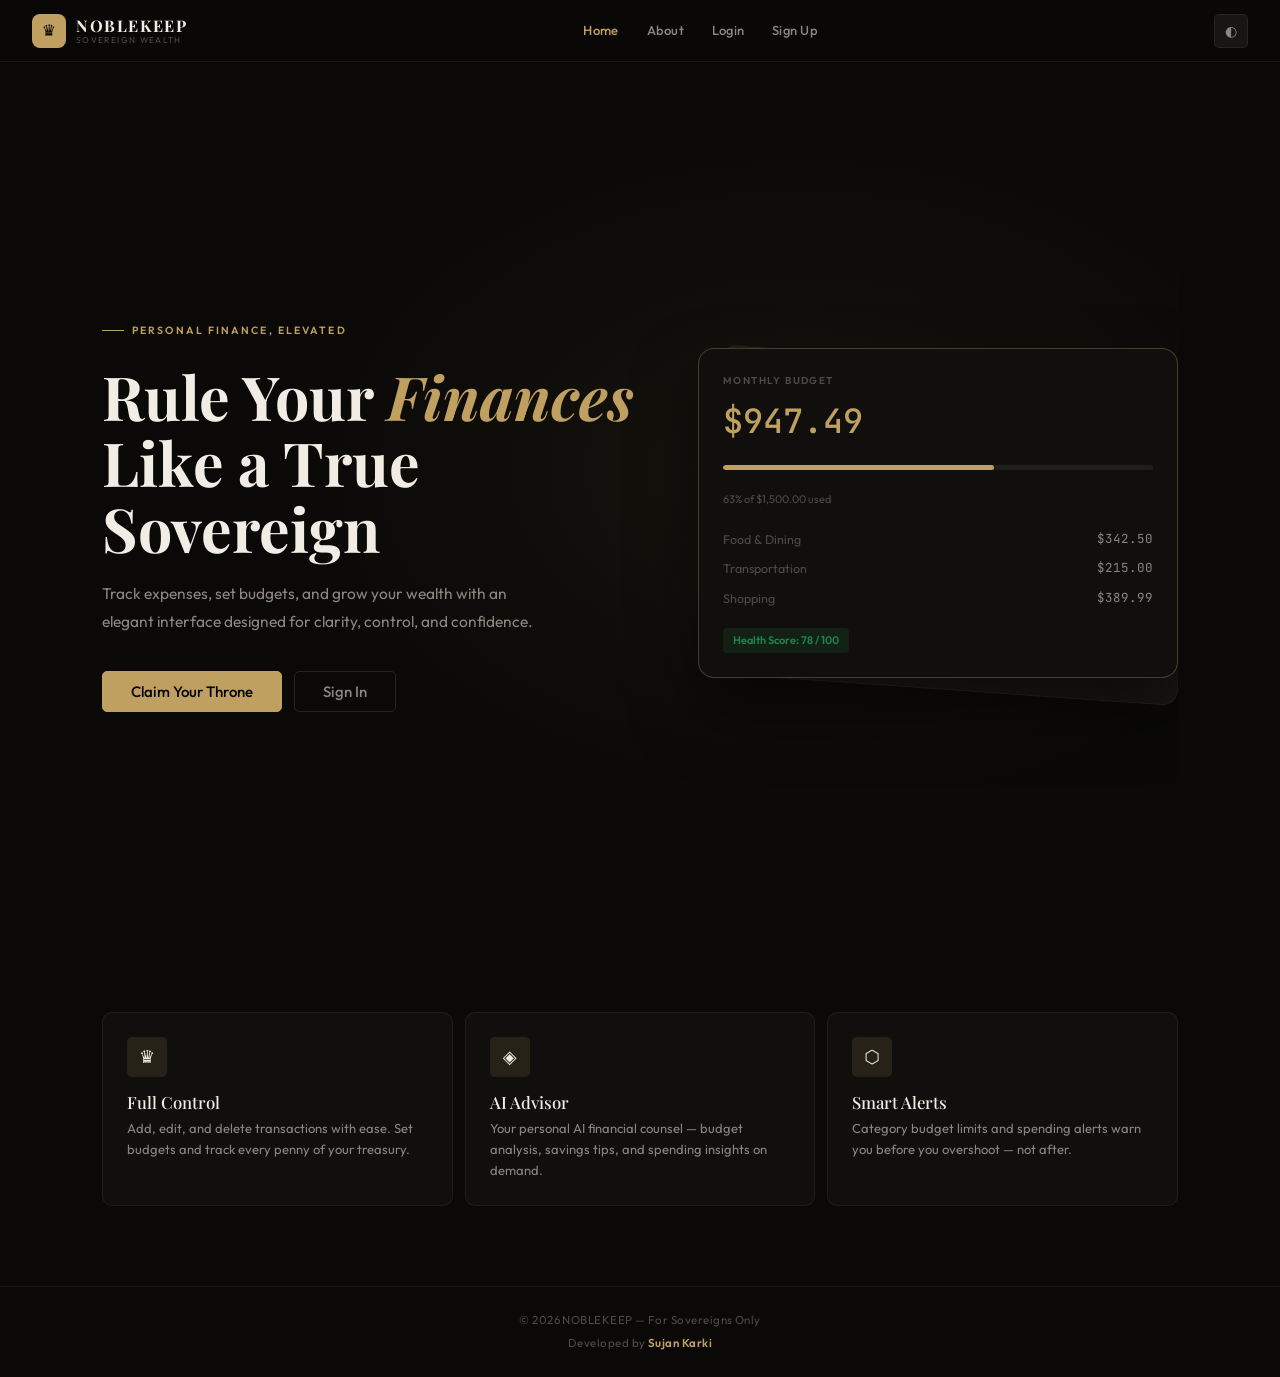
<file: index.html>
<!DOCTYPE html>
<html lang="en">
<head>
<meta charset="UTF-8">
<meta name="viewport" content="width=device-width, initial-scale=1.0">
<title>NOBLEKEEP — Sovereign Wealth Management</title>
<link rel="preconnect" href="https://fonts.googleapis.com">
<link rel="preconnect" href="https://fonts.gstatic.com" crossorigin>
<link href="https://fonts.googleapis.com/css2?family=Playfair+Display:ital,wght@0,500;0,700;1,500&family=Outfit:wght@300;400;500;600&family=JetBrains+Mono:wght@400;500&display=swap" rel="stylesheet">
<link rel="stylesheet" href="css/global.css">
<link rel="stylesheet" href="css/pages.css">
<script src="js/data.js"></script>
<script src="js/utils.js"></script>
<script src="js/nav.js"></script>
</head>
<body style="padding-top:var(--nav-h)">

<main>
<div class="container">
  <div class="hero">
    <div class="hero-grid">

      <!-- Left -->
      <div>
        <div class="hero-eyebrow">Personal Finance, Elevated</div>
        <h1>Rule Your <em>Finances</em><br>Like a True Sovereign</h1>
        <p class="hero-sub">Track expenses, set budgets, and grow your wealth with an elegant interface designed for clarity, control, and confidence.</p>
        <div class="hero-actions">
          <a href="signup.html" class="btn btn-lg btn-gold">Claim Your Throne</a>
          <a href="login.html"  class="btn btn-lg btn-outline">Sign In</a>
        </div>
      </div>

      <!-- Right — preview card -->
      <div class="hero-visual">
        <div class="preview-back"></div>
        <div class="preview-card">
          <div class="pc-label">Monthly Budget</div>
          <div class="pc-amount">$947.49</div>
          <div class="pc-bar"><div class="pc-fill"></div></div>
          <div class="pc-pct">63% of $1,500.00 used</div>
          <div class="pc-rows">
            <div class="pc-row"><span class="pc-cat">Food &amp; Dining</span><span class="pc-val">$342.50</span></div>
            <div class="pc-row"><span class="pc-cat">Transportation</span><span class="pc-val">$215.00</span></div>
            <div class="pc-row"><span class="pc-cat">Shopping</span><span class="pc-val">$389.99</span></div>
          </div>
          <div class="pc-badge">Health Score: 78 / 100</div>
        </div>
      </div>

    </div>
  </div>

  <!-- Feature strip -->
  <div class="features-strip">
    <div class="feat-card">
      <div class="feat-icon">♛</div>
      <h3>Full Control</h3>
      <p>Add, edit, and delete transactions with ease. Set budgets and track every penny of your treasury.</p>
    </div>
    <div class="feat-card">
      <div class="feat-icon">◈</div>
      <h3>AI Advisor</h3>
      <p>Your personal AI financial counsel — budget analysis, savings tips, and spending insights on demand.</p>
    </div>
    <div class="feat-card">
      <div class="feat-icon">⬡</div>
      <h3>Smart Alerts</h3>
      <p>Category budget limits and spending alerts warn you before you overshoot — not after.</p>
    </div>
  </div>
</div>
</main>

<script>
  // Redirect logged-in users directly to throne/dashboard
  document.addEventListener('DOMContentLoaded', () => {
    if (Auth.loggedIn) window.location.replace('dashboard.html');
  });
</script>
</body>
</html>
</file>
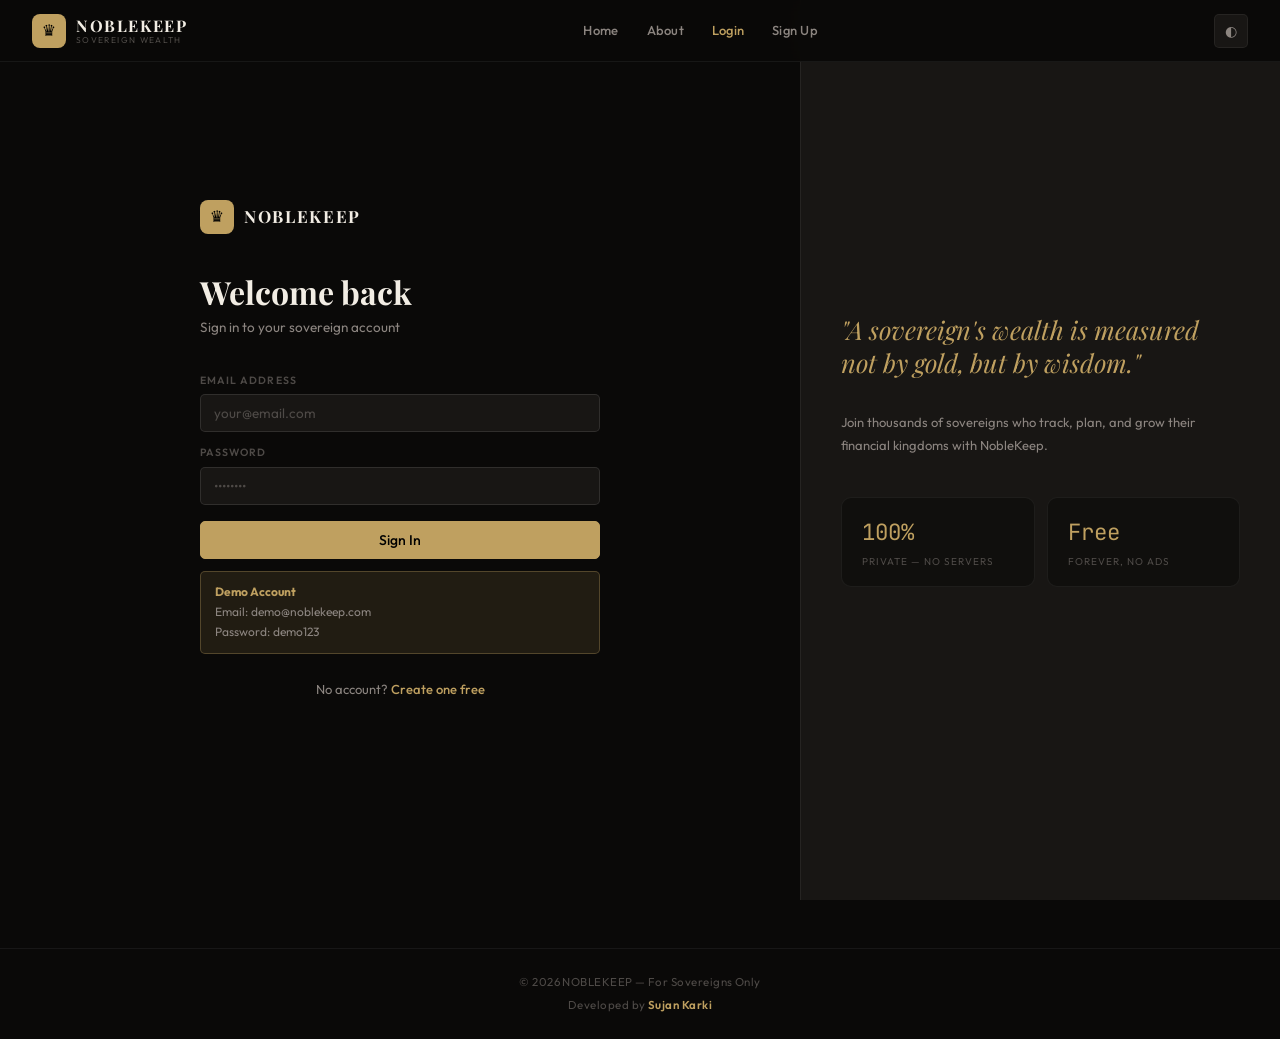
<file: ai.html>
<!DOCTYPE html>
<html lang="en">
<head>
<meta charset="UTF-8"><meta name="viewport" content="width=device-width, initial-scale=1.0">
<title>AI Advisor — NOBLEKEEP</title>
<link rel="preconnect" href="https://fonts.googleapis.com">
<link rel="preconnect" href="https://fonts.gstatic.com" crossorigin>
<link href="https://fonts.googleapis.com/css2?family=Playfair+Display:ital,wght@0,500;0,700;1,500&family=Outfit:wght@300;400;500;600&family=JetBrains+Mono:wght@400;500&display=swap" rel="stylesheet">
<link rel="stylesheet" href="css/global.css">
<link rel="stylesheet" href="css/pages.css">
<script src="js/data.js"></script>
<script src="js/utils.js"></script>
<script src="js/nav.js"></script>
<script src="js/media.js"></script>
</head>
<body style="padding-top:var(--nav-h)">
<main><div class="container container-md">

  <div class="page-header">
    <h1>AI Financial Advisor</h1>
    <p>Your personal sovereign wealth counsel — ask anything about your finances.</p>
  </div>

  <!-- Quick chips -->
  <div class="chips-row" style="margin-bottom:var(--sp-md)">
    <button class="chip" onclick="ask('How is my budget looking?')">How is my budget?</button>
    <button class="chip" onclick="ask('Where am I overspending?')">Where am I overspending?</button>
    <button class="chip" onclick="ask('Give me savings tips')">Savings tips</button>
    <button class="chip" onclick="ask('Analyse my top spending categories')">Top categories</button>
    <button class="chip" onclick="ask('What is the 50/30/20 rule?')">50/30/20 rule</button>
    <button class="chip" onclick="ask('How can I improve my health score?')">Improve health score</button>
  </div>

  <!-- Chat -->
  <div class="card" style="margin-bottom:var(--sp-lg)">
    <div class="chat-wrap">
      <div class="chat-messages" id="chat-msgs">
        <div class="msg">
          <div class="msg-avi">♛</div>
          <div class="msg-bubble">
            <strong>Welcome, Your Majesty.</strong> I am your AI Financial Advisor — trained to analyse your spending data and guide you toward sovereign financial health.<br><br>
            Ask me anything: budget breakdowns, savings strategies, what your numbers mean, or general financial wisdom.
          </div>
        </div>
      </div>
      <div class="chat-input-row">
        <input type="text" id="chat-input" placeholder="Ask your advisor anything..."
          onkeydown="if(event.key==='Enter')sendFromInput()">
        <button class="btn btn-gold" onclick="sendFromInput()">Ask ↗</button>
      </div>
    </div>
  </div>

  <!-- Knowledge Hub -->
  <h2 style="margin-bottom:var(--sp-md)">Financial Knowledge Hub</h2>

  <div class="video-big">
    <iframe id="featured-video-container" src="https://www.youtube.com/embed/HQzoZfc3GwQ?rel=0&modestbranding=1"
      title="How Money Works"
      allow="accelerometer; autoplay; clipboard-write; encrypted-media; gyroscope; picture-in-picture; web-share"
      allowfullscreen loading="lazy"></iframe>
  </div>

  <div class="fin-stats-row">
    <div class="fin-stat"><div class="fin-stat-num">50%</div><div class="fin-stat-lbl">Needs (50/30/20)</div></div>
    <div class="fin-stat"><div class="fin-stat-num">30%</div><div class="fin-stat-lbl">Wants (50/30/20)</div></div>
    <div class="fin-stat"><div class="fin-stat-num">20%</div><div class="fin-stat-lbl">Savings (50/30/20)</div></div>
    <div class="fin-stat"><div class="fin-stat-num">3–6×</div><div class="fin-stat-lbl">Emergency Fund months</div></div>
  </div>

  <div class="media-grid" id="knowledge-hub-grid">
    <!-- Populated by media.js -->
  </div>

</div></main>

<script>
document.addEventListener('DOMContentLoaded', () => {
  if (!requireAuth()) return;
  updateNavAuth();
  checkSpendingBanner();
});

function sendFromInput() {
  const input = document.getElementById('chat-input');
  const msg   = input.value.trim();
  if (!msg) return;
  input.value = '';
  ask(msg);
}

function ask(userMsg) {
  const msgs = document.getElementById('chat-msgs');

  // User bubble
  const uDiv = document.createElement('div');
  uDiv.className = 'msg user';
  uDiv.innerHTML = `<div class="msg-avi">U</div><div class="msg-bubble">${userMsg}</div>`;
  msgs.appendChild(uDiv);

  // Typing
  const tDiv = document.createElement('div');
  tDiv.className = 'msg';
  tDiv.innerHTML = `<div class="msg-avi">♛</div><div class="msg-bubble"><div class="typing-dots"><span></span><span></span><span></span></div></div>`;
  msgs.appendChild(tDiv);
  msgs.scrollTop = msgs.scrollHeight;

  setTimeout(() => {
    tDiv.remove();
    const resp = generateResponse(userMsg);
    const aDiv = document.createElement('div');
    aDiv.className = 'msg';
    aDiv.innerHTML = `<div class="msg-avi">♛</div><div class="msg-bubble">${resp}</div>`;
    msgs.appendChild(aDiv);
    msgs.scrollTop = msgs.scrollHeight;
  }, 800 + Math.random()*600);
}

function generateResponse(msg) {
  const m   = msg.toLowerCase();
  const ts  = DM.totalSpent(), bl = DM.budgetLeft(), pct = DM.percentUsed();
  const hs  = DM.healthScore(), apd = DM.avgPerDay();
  const cats = DM.categoryTotals();
  const entries = Object.entries(cats).sort((a,b)=>b[1]-a[1]);
  const top = entries[0];

  if (m.includes('budget')&&(m.includes('look')||m.includes('status')||m.includes('how'))) {
    const s = pct<50?'in excellent shape':pct<80?'in good shape':pct<100?'getting tight':'exceeded';
    return `Your budget is <strong>${s}</strong>.<br><br>Spent <strong>${fmt(ts)}</strong> (${fmtPct(pct)}) of your <strong>${fmt(DM.budget)}</strong> monthly budget — <strong>${fmt(bl)}</strong> remaining.<br><br>${pct>=100?'⛔ You\'ve gone over budget. Cut discretionary spending immediately.':pct>=80?'⚠ Close to your limit. Be mindful of upcoming expenses.':'✓ You\'re tracking well. Maintain this discipline.'}`;
  }
  if (m.includes('overspend')||m.includes('too much')||m.includes('where')) {
    if (!entries.length) return 'No transactions yet. Add some expenses and I\'ll give you a breakdown.';
    return `Your top spending categories:<ul>${entries.slice(0,3).map(([c,a])=>`<li><strong>${c}</strong>: ${fmt(a)}</li>`).join('')}</ul>${top?`<strong>${top[0]}</strong> dominates at ${fmt(top[1])} — consider whether this aligns with your priorities.`:''}`;
  }
  if (m.includes('saving')||m.includes('save')||m.includes('tip')) {
    const sr = Math.max(0,(DM.budget-ts)/DM.budget*100);
    return `Your current savings rate is <strong>${sr.toFixed(1)}%</strong>.<ul>
      <li>Target <strong>20%</strong> savings (50/30/20 rule)</li>
      ${top?`<li>Cutting <strong>${top[0]}</strong> spending by 10% saves ${fmt(top[1]*0.1)}/month</li>`:''}
      <li>Automate savings on payday — gone before you spend it</li>
      <li>Apply the <strong>24-hour rule</strong> on any purchase over $50</li>
      <li>Audit subscriptions — the average person wastes $219/month on unused services</li></ul>`;
  }
  if (m.includes('health')||m.includes('score')||m.includes('improve')) {
    const adv = hs>=80?'Excellent! Maintain your current habits.':hs>=60?'Good. Small improvements will push you higher.':'Focus on budget adherence first.';
    return `Your health score is <strong>${hs}/100</strong>. ${adv}<br><br>Score breakdown:<ul>
      <li><strong>Budget adherence</strong> (30 pts) — ${fmtPct(pct)} used</li>
      <li><strong>Savings rate</strong> (25 pts) — ${Math.max(0,(DM.budget-ts)/DM.budget*100).toFixed(0)}% saved</li>
      <li><strong>Category diversity</strong> (20 pts) — ${entries.length} categories</li>
      <li><strong>Daily average</strong> (15 pts) — ${fmt(apd)}/day</li></ul>`;
  }
  if (m.includes('50')||m.includes('30')||m.includes('rule')) {
    const est = DM.budget/0.5;
    return `The <strong>50/30/20 Rule</strong> splits your income:<ul>
      <li><strong>50% Needs</strong> — rent, food, transport (~${fmt(est*0.5)}/mo)</li>
      <li><strong>30% Wants</strong> — dining, entertainment, shopping (~${fmt(est*0.3)}/mo)</li>
      <li><strong>20% Savings</strong> — emergency fund, investments, debt (~${fmt(est*0.2)}/mo)</li></ul>
      Based on your budget of ${fmt(DM.budget)}, your needs allocation should be <strong>${fmt(DM.budget*0.5)}</strong>/month.`;
  }
  if (m.includes('categor')||m.includes('breakdown')||m.includes('analys')) {
    if (!entries.length) return 'No transactions yet. Add expenses to your dashboard first.';
    return `Your spending breakdown:<ul>${entries.map(([c,a])=>`<li><strong>${c}</strong>: ${fmt(a)} (${Math.round(a/ts*100)}%)</li>`).join('')}</ul>Total: <strong>${fmt(ts)}</strong> across ${entries.length} categories.`;
  }
  if (m.includes('hello')||m.includes('hi')||m.includes('hey')) {
    return `Greetings, ${Auth.user?.name||'Sovereign'}! Snapshot today: spent <strong>${fmt(ts)}</strong> of <strong>${fmt(DM.budget)}</strong> (${fmtPct(pct)}), health score <strong>${hs}/100</strong>. What would you like to explore?`;
  }
  return `Based on your data:<ul>
    <li>Budget used: <strong>${fmtPct(pct)}</strong> (${fmt(ts)} of ${fmt(DM.budget)})</li>
    <li>Remaining: <strong>${fmt(bl)}</strong></li>
    <li>Health score: <strong>${hs}/100</strong></li>
    ${top?`<li>Top category: <strong>${top[0]}</strong> at ${fmt(top[1])}</li>`:''}
    </ul>Try: <em>how is my budget, where am I overspending, or give me savings tips.</em>`;
}
</script>
</body>
</html>
</file>
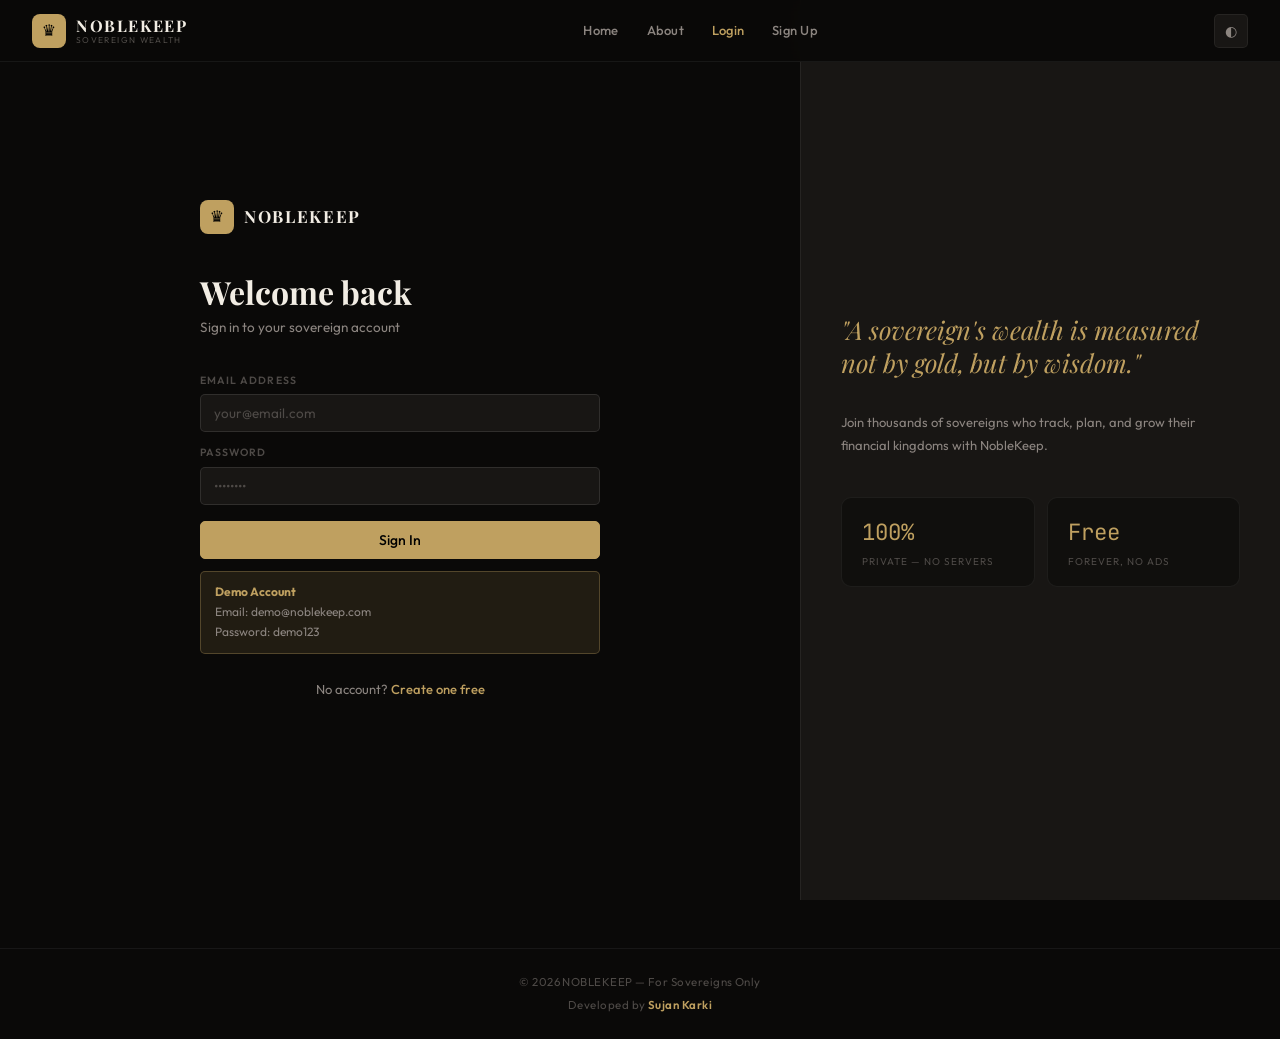
<file: alerts.html>
<!DOCTYPE html>
<html lang="en">
<head>
<meta charset="UTF-8"><meta name="viewport" content="width=device-width, initial-scale=1.0">
<title>Alerts — NOBLEKEEP</title>
<link rel="preconnect" href="https://fonts.googleapis.com">
<link rel="preconnect" href="https://fonts.gstatic.com" crossorigin>
<link href="https://fonts.googleapis.com/css2?family=Playfair+Display:ital,wght@0,500;0,700;1,500&family=Outfit:wght@300;400;500;600&family=JetBrains+Mono:wght@400;500&display=swap" rel="stylesheet">
<link rel="stylesheet" href="css/global.css">
<link rel="stylesheet" href="css/pages.css">
<script src="js/data.js"></script>
<script src="js/utils.js"></script>
<script src="js/nav.js"></script>
<style>
.alert-control-grid { display:grid; grid-template-columns:1fr 1fr; gap:var(--sp-md); margin-bottom:var(--sp-md); }
.global-limits-card,.cat-limits-card { background:var(--bg1); border:1px solid var(--border); border-radius:var(--r-xl); padding:1.5rem; }
.global-toggle { display:flex; align-items:center; justify-content:space-between; padding:10px 0; border-bottom:1px solid var(--border); }
.global-toggle:last-child { border-bottom:none; }
.gt-info h4 { font-size:13.5px; font-weight:500; margin-bottom:2px; }
.gt-info p  { font-size:11.5px; color:var(--text3); }
.toggle-switch { position:relative; width:42px; height:22px; flex-shrink:0; }
.toggle-switch input { opacity:0; width:0; height:0; }
.toggle-track {
  position:absolute; inset:0; background:var(--bg3); border-radius:99px;
  cursor:pointer; transition:background .2s;
  border:1px solid var(--border-md);
}
.toggle-track::before {
  content:''; position:absolute; width:16px; height:16px; left:2px; top:2px;
  background:var(--text2); border-radius:50%; transition:transform .2s;
}
input:checked + .toggle-track { background:var(--gold); }
input:checked + .toggle-track::before { transform:translateX(20px); background:#000; }
.limit-row2 { display:flex; align-items:center; justify-content:space-between; padding:10px 0; border-bottom:1px solid var(--border); }
.limit-row2:last-child { border-bottom:none; }
.limit-row2-left h4 { font-size:13px; font-weight:500; }
.limit-row2-left p  { font-size:11px; color:var(--text3); margin-top:2px; }
.limit-input2 { background:var(--bg2); border:1px solid var(--border-md); border-radius:var(--r); color:var(--text); padding:6px 10px; font-size:13px; width:110px; text-align:right; font-family:var(--font-mono); }
.limit-input2:focus { outline:none; border-color:var(--gold); }
.alert-card2 { background:var(--bg1); border:1px solid var(--border); border-radius:var(--r-lg); padding:1rem 1.25rem; display:flex; align-items:flex-start; gap:var(--sp-sm); margin-bottom:10px; }
.alert-card2.urgent { border-left:3px solid var(--danger); }
.alert-card2.warn   { border-left:3px solid var(--warning); }
.alert-card2.ok     { border-left:3px solid var(--success); }
.alert-card2.info   { border-left:3px solid var(--gold); }
.a2-icon  { font-size:18px; flex-shrink:0; margin-top:1px; }
.a2-body  { flex:1; }
.a2-title { font-size:13.5px; font-weight:600; color:var(--text); }
.a2-desc  { font-size:12px; color:var(--text2); margin-top:3px; line-height:1.55; }
.a2-ts    { font-size:10.5px; color:var(--text3); margin-top:4px; }
.dismiss2 { background:none; border:1px solid var(--border); border-radius:var(--r); color:var(--text3); cursor:pointer; font-size:11px; padding:3px 9px; font-family:var(--font-body); flex-shrink:0; transition:all .2s; }
.dismiss2:hover { border-color:var(--gold-border); color:var(--gold); }
@media(max-width:760px) { .alert-control-grid { grid-template-columns:1fr; } }
</style>
</head>
<body style="padding-top:var(--nav-h)">
<main><div class="container">

  <div class="page-header">
    <h1>Spending Alerts</h1>
    <p>Set category budget limits and control when you get notified.</p>
  </div>

  <div class="alert-control-grid">

    <!-- Global alert toggles -->
    <div class="global-limits-card">
      <div class="card-title">Alert Settings</div>
      <div class="global-toggle">
        <div class="gt-info"><h4>Overall Budget Alerts</h4><p>Alert when total budget reaches 80% or 100%</p></div>
        <label class="toggle-switch"><input type="checkbox" id="tog-overall" checked onchange="saveToggles()"><span class="toggle-track"></span></label>
      </div>
      <div class="global-toggle">
        <div class="gt-info"><h4>Category Limit Alerts</h4><p>Alert when any category reaches its spending cap</p></div>
        <label class="toggle-switch"><input type="checkbox" id="tog-category" checked onchange="saveToggles()"><span class="toggle-track"></span></label>
      </div>
      <div class="global-toggle">
        <div class="gt-info"><h4>Health Score Alerts</h4><p>Alert when financial health score drops below 50</p></div>
        <label class="toggle-switch"><input type="checkbox" id="tog-health" checked onchange="saveToggles()"><span class="toggle-track"></span></label>
      </div>
      <div class="global-toggle">
        <div class="gt-info"><h4>Positive Alerts</h4><p>Show congratulatory alerts when under 50% budget</p></div>
        <label class="toggle-switch"><input type="checkbox" id="tog-positive" checked onchange="saveToggles()"><span class="toggle-track"></span></label>
      </div>
      <div style="margin-top:var(--sp-md)">
        <button class="btn btn-outline btn-sm" onclick="DM.clearDismissed();renderAlerts();toast('Alerts reset.')">Reset Dismissed Alerts</button>
      </div>
    </div>

    <!-- Category limits -->
    <div class="cat-limits-card">
      <div style="display:flex;align-items:center;justify-content:space-between;margin-bottom:var(--sp-sm)">
        <span class="card-title" style="margin-bottom:0">Category Budget Limits</span>
        <button class="btn btn-gold btn-sm" onclick="saveLimits()">Save Limits</button>
      </div>
      <p style="font-size:12px;color:var(--text2);margin-bottom:var(--sp-sm)">Set monthly cap per category. Leave blank for no limit.</p>
      <div id="limits-list"></div>
    </div>

  </div>

  <!-- Active alerts -->
  <div style="display:flex;align-items:center;justify-content:space-between;margin-bottom:var(--sp-sm)">
    <h2 style="font-size:1.2rem">Active Alerts</h2>
    <button class="btn btn-outline btn-sm" onclick="dismissAll()">Dismiss All</button>
  </div>
  <div id="alerts-col"></div>
  <div id="no-alerts" style="display:none;text-align:center;padding:3rem;color:var(--text3);font-size:13.5px">
    <div style="font-size:2rem;margin-bottom:var(--sp-sm)">✓</div>
    No active alerts — your finances are on track!
  </div>

</div></main>

<script>
const CATS = ['Food','Transportation','Shopping','Entertainment','Utilities','Savings','Investment','Other'];

document.addEventListener('DOMContentLoaded', () => {
  if (!requireAuth()) return;
  updateNavAuth();
  loadToggles();
  renderLimits();
  renderAlerts();
  checkSpendingBanner();
});

function loadToggles() {
  try {
    const t = JSON.parse(localStorage.getItem('nk_toggles')||'{}');
    ['overall','category','health','positive'].forEach(k => {
      const el = document.getElementById('tog-'+k);
      if(el && t[k]!==undefined) el.checked = t[k];
    });
  } catch(e) {}
}

function saveToggles() {
  const t = {};
  ['overall','category','health','positive'].forEach(k => {
    const el = document.getElementById('tog-'+k);
    if(el) t[k] = el.checked;
  });
  localStorage.setItem('nk_toggles', JSON.stringify(t));
  renderAlerts();
}

function getToggles() {
  try { return JSON.parse(localStorage.getItem('nk_toggles')||'{}'); }
  catch(e) { return {}; }
}

function renderLimits() {
  const limits = DM.budgetLimits;
  const totals = DM.categoryTotals();
  document.getElementById('limits-list').innerHTML = CATS.map(c => {
    const spent = (totals[c]||0);
    const lim   = limits[c];
    const pct   = lim ? Math.round(spent/lim*100) : 0;
    const warn  = lim && pct>=80 ? (pct>=100?'color:var(--danger)':'color:var(--warning)') : 'color:var(--text3)';
    return `<div class="limit-row2">
      <div class="limit-row2-left">
        <h4>${c}</h4>
        <p>Spent: <span style="${warn}">${fmt(spent)}${lim?' / '+fmt(lim)+' ('+pct+'%)':''}</span></p>
      </div>
      <input type="number" class="limit-input2" id="lim-${c}"
        value="${lim||''}" placeholder="No limit" min="0" step="10">
    </div>`;
  }).join('');
}

function saveLimits() {
  const l = {};
  CATS.forEach(c => {
    const v = parseFloat(document.getElementById('lim-'+c)?.value);
    if(v>0) l[c] = v;
  });
  DM.saveBudgetLimits(l);
  DM.clearDismissed();
  renderLimits();
  renderAlerts();
  checkSpendingBanner();
  toast('Budget limits saved successfully.');
}

function buildAlerts() {
  const tog = getToggles();
  const alerts = [];
  const pct = DM.percentUsed(), totals = DM.categoryTotals(), limits = DM.budgetLimits;
  const now = new Date().toLocaleString();

  // Overall budget
  if(tog.overall !== false) {
    if(pct>=100) alerts.push({key:'overall-100',type:'urgent',icon:'⛔',title:'Budget Exceeded',desc:`You've spent ${fmtPct(pct)} of your monthly budget (${fmt(DM.totalSpent())} of ${fmt(DM.budget)}).`,time:now});
    else if(pct>=80) alerts.push({key:'overall-80',type:'warn',icon:'⚠',title:'Approaching Budget Limit',desc:`${fmtPct(pct)} of your monthly budget used. Only ${fmt(DM.budgetLeft())} remaining.`,time:now});
  }

  // Category limits
  if(tog.category !== false) {
    CATS.forEach(c => {
      const spent=totals[c]||0, lim=limits[c];
      if(!lim) return;
      const cp=Math.round(spent/lim*100);
      if(cp>=100) alerts.push({key:`cat-100-${c}`,type:'urgent',icon:'⛔',title:`${c} Limit Exceeded`,desc:`Spent ${fmt(spent)} in ${c}, exceeding your ${fmt(lim)} limit by ${fmt(spent-lim)}.`,time:now});
      else if(cp>=80) alerts.push({key:`cat-80-${c}`,type:'warn',icon:'⚠',title:`${c} Approaching Limit`,desc:`${c} is at ${cp}% of your ${fmt(lim)} limit (${fmt(spent)} spent).`,time:now});
    });
  }

  // Health score
  if(tog.health !== false) {
    const hs=DM.healthScore();
    if(hs<50) alerts.push({key:'health-low',type:'urgent',icon:'💔',title:'Low Financial Health Score',desc:`Your score is ${hs}/100. Reduce spending and build up your savings rate.`,time:now});
    else if(hs<70) alerts.push({key:'health-mid',type:'info',icon:'💛',title:'Health Score Needs Attention',desc:`Score of ${hs}/100 is below ideal. Aim for 70+ by improving budget adherence.`,time:now});
  }

  // Positive
  if(tog.positive !== false && pct<50 && DM.transactions.length>0) {
    alerts.push({key:'on-track',type:'ok',icon:'✓',title:'On Track — Excellent Discipline',desc:`You've only used ${fmtPct(pct)} of your budget. Keep it up!`,time:now});
  }

  return alerts;
}

function renderAlerts() {
  const all=buildAlerts(), dismissed=DM.dismissedAlerts;
  const active=all.filter(a=>!dismissed.includes(a.key));
  const col=document.getElementById('alerts-col');
  const none=document.getElementById('no-alerts');
  if(!active.length){col.innerHTML='';none.style.display='block';return;}
  none.style.display='none';
  col.innerHTML=active.map(a=>`
    <div class="alert-card2 ${a.type}">
      <div class="a2-icon">${a.icon}</div>
      <div class="a2-body">
        <div class="a2-title">${a.title}</div>
        <div class="a2-desc">${a.desc}</div>
        <div class="a2-ts">${a.time}</div>
      </div>
      <button class="dismiss2" onclick="dismissOne('${a.key}')">Dismiss</button>
    </div>`).join('');
}

function dismissOne(key){DM.dismissAlert(key);renderAlerts();}
function dismissAll(){buildAlerts().forEach(a=>DM.dismissAlert(a.key));renderAlerts();toast('All alerts dismissed.');}
</script>
</body>
</html>
</file>
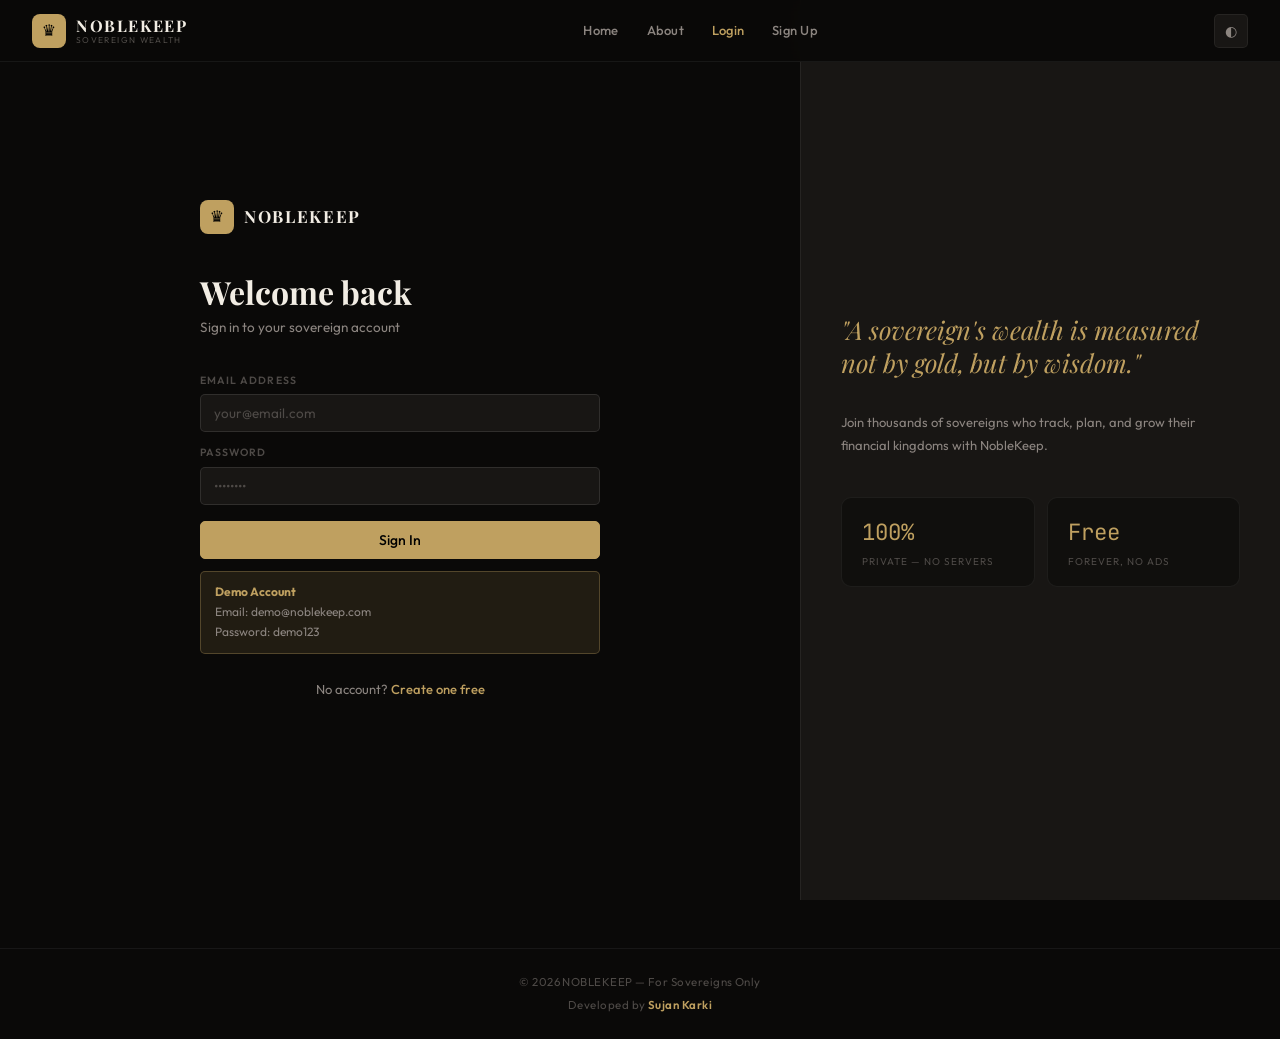
<file: login.html>
<!DOCTYPE html>
<html lang="en">
<head>
<meta charset="UTF-8"><meta name="viewport" content="width=device-width, initial-scale=1.0">
<title>Login — NOBLEKEEP</title>
<link rel="preconnect" href="https://fonts.googleapis.com">
<link rel="preconnect" href="https://fonts.gstatic.com" crossorigin>
<link href="https://fonts.googleapis.com/css2?family=Playfair+Display:ital,wght@0,500;0,700;1,500&family=Outfit:wght@300;400;500;600&family=JetBrains+Mono:wght@400;500&display=swap" rel="stylesheet">
<link rel="stylesheet" href="css/global.css">
<link rel="stylesheet" href="css/pages.css">
<script src="js/data.js"></script>
<script src="js/utils.js"></script>
<script src="js/nav.js"></script>
</head>
<body>

<main class="auth-shell">
  <!-- Left — form -->
  <div class="auth-panel-left">
    <div class="auth-card">
      <a class="auth-logo-link" href="index.html">
        <div class="auth-logo-mark">♛</div>
        <div class="auth-logo-name">NOBLEKEEP</div>
      </a>
      <h1 class="auth-title">Welcome back</h1>
      <p class="auth-sub">Sign in to your sovereign account</p>

      <div class="err-box" id="loginErr"></div>

      <div class="auth-form">
        <div class="form-group">
          <label>Email Address</label>
          <input type="email" id="loginEmail" placeholder="your@email.com" autocomplete="email">
        </div>
        <div class="form-group">
          <label>Password</label>
          <input type="password" id="loginPass" placeholder="••••••••" autocomplete="current-password">
        </div>
        <button class="btn btn-gold" onclick="doLogin()">Sign In</button>
      </div>

      <div class="demo-box">
        <strong>Demo Account</strong><br>
        Email: demo@noblekeep.com<br>
        Password: demo123
      </div>

      <p class="auth-switch">No account? <a href="signup.html">Create one free</a></p>
    </div>
  </div>

  <!-- Right — visual -->
  <div class="auth-panel-right">
    <div class="auth-visual">
      <div class="auth-quote">"A sovereign's wealth is measured not by gold, but by wisdom."</div>
      <p style="font-size:13px;color:var(--text2);margin-bottom:var(--sp-md)">Join thousands of sovereigns who track, plan, and grow their financial kingdoms with NobleKeep.</p>
      <div class="auth-stat-row">
        <div class="auth-stat">
          <div class="auth-stat-num">100%</div>
          <div class="auth-stat-lbl">Private — no servers</div>
        </div>
        <div class="auth-stat">
          <div class="auth-stat-num">Free</div>
          <div class="auth-stat-lbl">Forever, no ads</div>
        </div>
      </div>
    </div>
  </div>
</main>

<script>
document.addEventListener('DOMContentLoaded', () => {
  if (Auth.loggedIn) window.location.replace('dashboard.html');
  document.getElementById('loginPass').addEventListener('keydown', e => { if (e.key==='Enter') doLogin(); });
});

function doLogin() {
  const email = document.getElementById('loginEmail').value.trim();
  const pass  = document.getElementById('loginPass').value;
  const err   = document.getElementById('loginErr');
  err.classList.remove('show');
  if (!email || !pass) { err.textContent='Please fill in all fields.'; err.classList.add('show'); return; }
  if (Auth.login(email, pass)) {
    window.location.replace('dashboard.html');
  } else {
    err.textContent = 'Invalid credentials. Try demo@noblekeep.com / demo123';
    err.classList.add('show');
  }
}
</script>
</body>
</html>
</file>
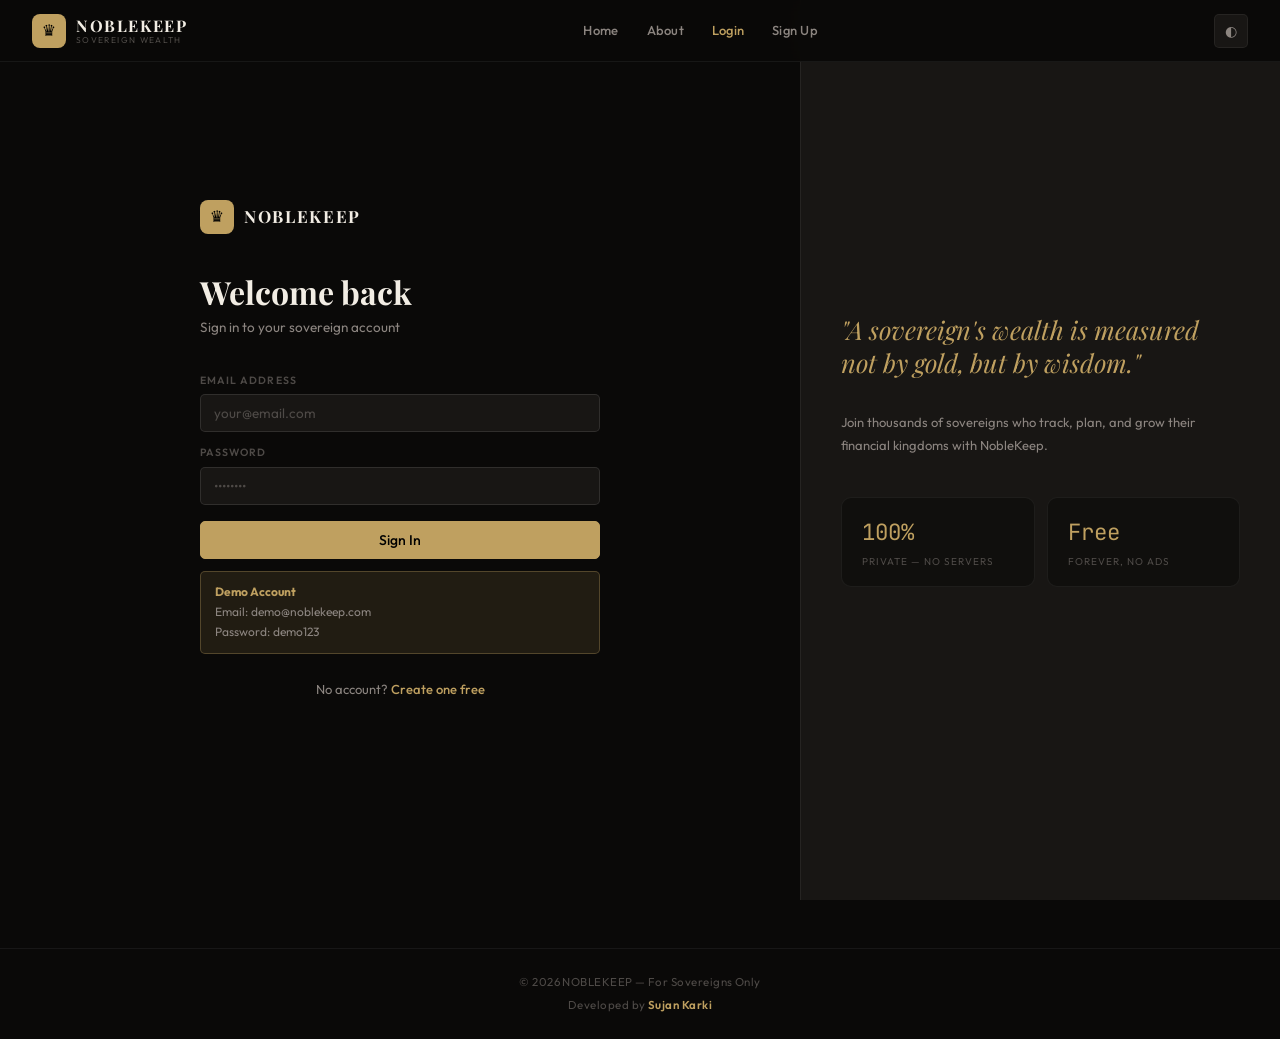
<file: profile.html>
<!DOCTYPE html>
<html lang="en">
<head>
<meta charset="UTF-8"><meta name="viewport" content="width=device-width, initial-scale=1.0">
<title>My Profile — NOBLEKEEP</title>
<link rel="preconnect" href="https://fonts.googleapis.com">
<link rel="preconnect" href="https://fonts.gstatic.com" crossorigin>
<link href="https://fonts.googleapis.com/css2?family=Playfair+Display:ital,wght@0,500;0,700;1,500&family=Outfit:wght@300;400;500;600&family=JetBrains+Mono:wght@400;500&display=swap" rel="stylesheet">
<link rel="stylesheet" href="css/global.css">
<link rel="stylesheet" href="css/pages.css">
<script src="js/data.js"></script>
<script src="js/utils.js"></script>
<script src="js/nav.js"></script>
</head>
<body style="padding-top:var(--nav-h)">
<main><div class="container container-sm">

  <div class="page-header">
    <h1>My Profile</h1>
    <p>Your sovereign identity and account details.</p>
  </div>

  <!-- Avatar hero -->
  <div class="profile-hero-card">
    <div class="profile-avatar-lg" id="pp-avi">S</div>
    <div>
      <div class="profile-hero-name"  id="pp-name">—</div>
      <div class="profile-hero-email" id="pp-email">—</div>
      <div class="profile-badge">Sovereign Member</div>
    </div>
  </div>

  <!-- Stats -->
  <div class="stat-grid-4" style="margin-bottom:var(--sp-md)">
    <div class="stat-card"><div class="stat-label">Health Score</div><div class="stat-value" id="pp-hs">—</div><div class="stat-sub">out of 100</div></div>
    <div class="stat-card"><div class="stat-label">Total Spent</div><div class="stat-value" id="pp-spent">—</div><div class="stat-sub">this period</div></div>
    <div class="stat-card"><div class="stat-label">Transactions</div><div class="stat-value" id="pp-tx">—</div><div class="stat-sub">recorded</div></div>
    <div class="stat-card"><div class="stat-label">Goals</div><div class="stat-value" id="pp-goals">—</div><div class="stat-sub">active</div></div>
  </div>

  <!-- Edit form -->
  <div class="card" style="margin-bottom:var(--sp-md)">
    <div class="card-title">Update Profile</div>
    <div style="display:flex;flex-direction:column;gap:var(--sp-sm)">
      <div class="form-group">
        <label>Display Name</label>
        <input type="text" id="pp-edit-name" placeholder="Your display name">
      </div>
      <div class="form-group">
        <label>Email Address</label>
        <input type="email" id="pp-edit-email" disabled style="opacity:.5;cursor:not-allowed">
      </div>
      <div>
        <button class="btn btn-gold" onclick="saveProfile()">Save Changes</button>
      </div>
    </div>
  </div>

  <!-- Danger zone -->
  <div class="card" style="border-color:rgba(192,57,43,0.22)">
    <div class="card-title" style="color:var(--danger)">Danger Zone</div>
    <div style="display:flex;flex-direction:column">
      <div style="display:flex;align-items:center;justify-content:space-between;padding:10px 0;border-bottom:1px solid var(--border)">
        <div>
          <div style="font-size:13.5px;font-weight:500">Clear All Transactions</div>
          <div style="font-size:11.5px;color:var(--text3);margin-top:2px">Permanently delete all transaction history</div>
        </div>
        <button class="btn btn-danger btn-sm" onclick="confirmClear()">Clear</button>
      </div>
      <div style="display:flex;align-items:center;justify-content:space-between;padding:10px 0">
        <div>
          <div style="font-size:13.5px;font-weight:500">Sign Out</div>
          <div style="font-size:11.5px;color:var(--text3);margin-top:2px">Log out of your sovereign account</div>
        </div>
        <button class="btn btn-danger btn-sm" onclick="doLogout()">Sign Out</button>
      </div>
    </div>
  </div>

</div></main>

<script>
document.addEventListener('DOMContentLoaded', () => {
  if (!requireAuth()) return;
  updateNavAuth();
  populatePage();
  checkSpendingBanner();
});

function populatePage() {
  const u = Auth.user;
  if (!u) return;
  const init = (u.name||'S').charAt(0).toUpperCase();
  document.getElementById('pp-avi').textContent       = init;
  document.getElementById('pp-name').textContent      = u.name||'—';
  document.getElementById('pp-email').textContent     = u.email||'—';
  document.getElementById('pp-edit-name').value       = u.name||'';
  document.getElementById('pp-edit-email').value      = u.email||'';
  document.getElementById('pp-hs').textContent        = DM.healthScore();
  document.getElementById('pp-spent').textContent     = fmt(DM.totalSpent());
  document.getElementById('pp-tx').textContent        = DM.transactions.length;
  document.getElementById('pp-goals').textContent     = DM.goals.length;
}

function saveProfile() {
  const name = document.getElementById('pp-edit-name').value.trim();
  if (!name) { toast('Please enter a display name.','error'); return; }
  const u = Auth.user;
  u.name = name;
  localStorage.setItem('nk_user', JSON.stringify(u));
  updateNavAuth();
  populatePage();
  toast('Profile updated.');
}

function confirmClear() {
  showModal('Clear All Transactions',
    `<p style="color:var(--text2);font-size:13.5px;line-height:1.7">Permanently delete all <strong style="color:var(--text)">${DM.transactions.length} transactions</strong>? This cannot be undone.</p>`,
    [
      {label:'Cancel',    cls:'btn-outline', fn:closeModal},
      {label:'Clear All', cls:'btn-danger',  fn:()=>{
        localStorage.removeItem('nk_tx');
        closeModal(); populatePage();
        toast('All transactions cleared.','error');
        checkSpendingBanner();
      }}
    ]);
}
</script>
</body>
</html>
</file>
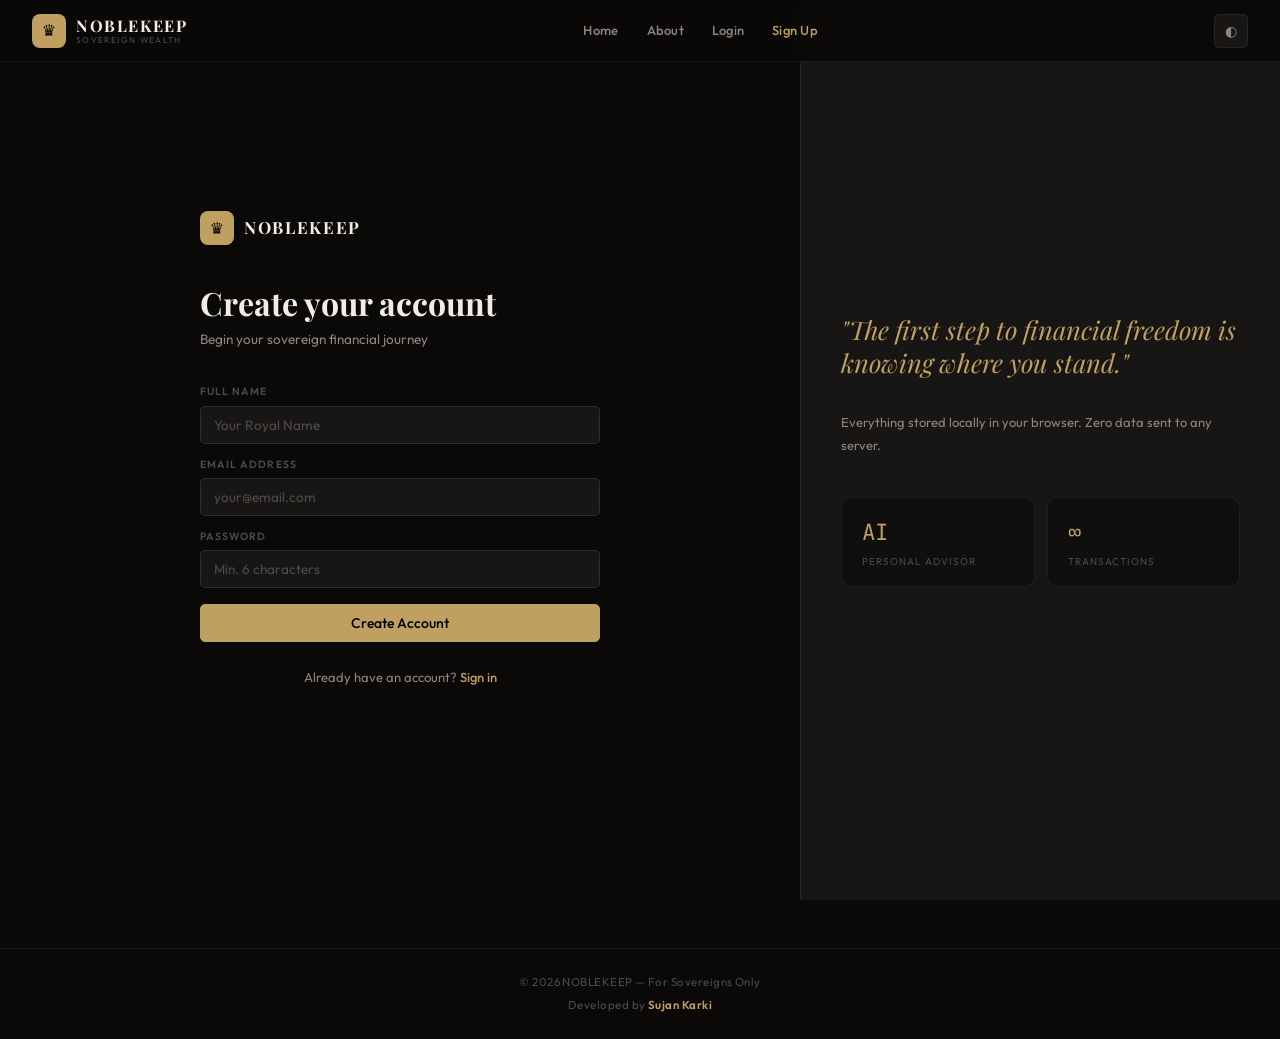
<file: signup.html>
<!DOCTYPE html>
<html lang="en">
<head>
<meta charset="UTF-8"><meta name="viewport" content="width=device-width, initial-scale=1.0">
<title>Sign Up — NOBLEKEEP</title>
<link rel="preconnect" href="https://fonts.googleapis.com">
<link rel="preconnect" href="https://fonts.gstatic.com" crossorigin>
<link href="https://fonts.googleapis.com/css2?family=Playfair+Display:ital,wght@0,500;0,700;1,500&family=Outfit:wght@300;400;500;600&family=JetBrains+Mono:wght@400;500&display=swap" rel="stylesheet">
<link rel="stylesheet" href="css/global.css">
<link rel="stylesheet" href="css/pages.css">
<script src="js/data.js"></script>
<script src="js/utils.js"></script>
<script src="js/nav.js"></script>
</head>
<body>

<main class="auth-shell">
  <div class="auth-panel-left">
    <div class="auth-card">
      <a class="auth-logo-link" href="index.html">
        <div class="auth-logo-mark">♛</div>
        <div class="auth-logo-name">NOBLEKEEP</div>
      </a>
      <h1 class="auth-title">Create your account</h1>
      <p class="auth-sub">Begin your sovereign financial journey</p>

      <div class="err-box" id="signupErr"></div>

      <div class="auth-form">
        <div class="form-group">
          <label>Full Name</label>
          <input type="text" id="signupName" placeholder="Your Royal Name" autocomplete="name">
        </div>
        <div class="form-group">
          <label>Email Address</label>
          <input type="email" id="signupEmail" placeholder="your@email.com" autocomplete="email">
        </div>
        <div class="form-group">
          <label>Password</label>
          <input type="password" id="signupPass" placeholder="Min. 6 characters" autocomplete="new-password">
        </div>
        <button class="btn btn-gold" onclick="doSignup()">Create Account</button>
      </div>

      <p class="auth-switch">Already have an account? <a href="login.html">Sign in</a></p>
    </div>
  </div>

  <div class="auth-panel-right">
    <div class="auth-visual">
      <div class="auth-quote">"The first step to financial freedom is knowing where you stand."</div>
      <p style="font-size:13px;color:var(--text2);margin-bottom:var(--sp-md)">Everything stored locally in your browser. Zero data sent to any server.</p>
      <div class="auth-stat-row">
        <div class="auth-stat">
          <div class="auth-stat-num">AI</div>
          <div class="auth-stat-lbl">Personal advisor</div>
        </div>
        <div class="auth-stat">
          <div class="auth-stat-num">∞</div>
          <div class="auth-stat-lbl">Transactions</div>
        </div>
      </div>
    </div>
  </div>
</main>

<script>
document.addEventListener('DOMContentLoaded', () => {
  if (Auth.loggedIn) window.location.replace('dashboard.html');
  document.getElementById('signupPass').addEventListener('keydown', e => { if(e.key==='Enter') doSignup(); });
});

function doSignup() {
  const name  = document.getElementById('signupName').value.trim();
  const email = document.getElementById('signupEmail').value.trim();
  const pass  = document.getElementById('signupPass').value;
  const err   = document.getElementById('signupErr');
  err.classList.remove('show');
  if (!name||!email||!pass) { err.textContent='Please fill in all fields.'; err.classList.add('show'); return; }
  if (pass.length<6) { err.textContent='Password must be at least 6 characters.'; err.classList.add('show'); return; }
  const res = Auth.signup(name, email, pass);
  if (res.ok) {
    window.location.replace('dashboard.html');
  } else {
    err.textContent = res.msg;
    err.classList.add('show');
  }
}
</script>
</body>
</html>
</file>
<file: css/global.css>
/* ================================================================
   global.css  —  NobleKeep Design System
   Developed by Sujan Karki
   ================================================================ */

/* ── Google Fonts import (also in each HTML <head> as a backup) ─ */
@import url('https://fonts.googleapis.com/css2?family=Playfair+Display:ital,wght@0,500;0,700;1,500&family=Outfit:wght@300;400;500;600&family=JetBrains+Mono:wght@400;500&display=swap');

/* ── Design Tokens ─────────────────────────────────────────────── */
:root {
  /* Gold accent */
  --gold:        #BFA060;
  --gold-light:  #D4B87A;
  --gold-pale:   #EDD89A;
  --gold-dim:    rgba(191,160,96,0.13);
  --gold-border: rgba(191,160,96,0.32);

  /* Dark theme surfaces */
  --bg:   #0A0908;
  --bg1:  #100F0D;
  --bg2:  #181614;
  --bg3:  #201E1C;
  --bg4:  #282624;

  /* Borders */
  --border:      rgba(255,255,255,0.06);
  --border-md:   rgba(255,255,255,0.10);

  /* Text */
  --text:   #F2EDE4;
  --text2:  #8C8580;
  --text3:  #4E4A47;
  --text4:  #2E2C2A;

  /* Status */
  --danger:     #C0392B;
  --danger-bg:  rgba(192,57,43,0.10);
  --success:    #1E8449;
  --success-bg: rgba(30,132,73,0.10);
  --warning:    #D68910;
  --warning-bg: rgba(214,137,16,0.10);
  --info:       #2471A3;
  --info-bg:    rgba(36,113,163,0.10);

  /* Typography */
  --font-display: 'Playfair Display', 'Georgia', serif;
  --font-body:    'Outfit', system-ui, -apple-system, sans-serif;
  --font-mono:    'JetBrains Mono', 'Fira Code', monospace;

  /* Spacing */
  --sp-xs: 0.375rem;
  --sp-sm: 0.75rem;
  --sp-md: 1.25rem;
  --sp-lg: 2rem;
  --sp-xl: 3rem;

  /* Radii */
  --r:    5px;
  --r-lg: 10px;
  --r-xl: 16px;

  /* Nav */
  --nav-h: 62px;

  /* Transitions */
  --ease: 0.18s cubic-bezier(0.4,0,0.2,1);
}

/* ── Light Theme Override ───────────────────────────────────────── */
html.light,
body.light {
  --bg:   #F8F5EE;
  --bg1:  #F2EDE3;
  --bg2:  #EAE4D8;
  --bg3:  #E1DACB;
  --bg4:  #D8D0BF;
  --border:    rgba(0,0,0,0.07);
  --border-md: rgba(0,0,0,0.12);
  --text:   #1A1714;
  --text2:  #5C584F;
  --text3:  #9E9A93;
  --text4:  #C5C1B8;
}

/* ── Reset & Base ───────────────────────────────────────────────── */
*,*::before,*::after { box-sizing:border-box; margin:0; padding:0; }
html { scroll-behavior:smooth; }
body {
  font-family: var(--font-body);
  background: var(--bg);
  color: var(--text);
  font-size: 14.5px;
  line-height: 1.65;
  min-height: 100vh;
  transition: background 0.3s, color 0.3s;
  -webkit-font-smoothing: antialiased;
}

/* ── Typography ─────────────────────────────────────────────────── */
h1,h2,h3,h4 { font-family: var(--font-display); font-weight: 700; line-height: 1.15; }
h1 { font-size: clamp(1.8rem, 4vw, 2.6rem); }
h2 { font-size: clamp(1.3rem, 3vw, 1.8rem); }
h3 { font-size: 1.15rem; font-weight: 500; }
h4 { font-size: 0.95rem; font-weight: 500; font-family: var(--font-body); }
p  { color: var(--text2); line-height: 1.75; }

/* Section label */
.label {
  font-size: 10px; letter-spacing: 0.18em; text-transform: uppercase;
  font-weight: 600; color: var(--text3); font-family: var(--font-body);
}
.label-gold { color: var(--gold); }

/* ── Layout ─────────────────────────────────────────────────────── */
.container {
  max-width: 1140px; margin: 0 auto;
  padding: var(--sp-lg) var(--sp-lg);
}
.container-sm { max-width: 720px; }
.container-md { max-width: 900px; }

/* ── Spending Alert Banner ──────────────────────────────────────── */
.alert-banner {
  background: var(--danger-bg);
  border-bottom: 1px solid rgba(192,57,43,0.3);
  padding: 9px var(--sp-lg);
  display: flex; align-items: center; justify-content: space-between;
  font-size: 13px; color: var(--danger); font-weight: 500;
}
.alert-banner.warning {
  background: var(--warning-bg);
  border-color: rgba(214,137,16,0.3);
  color: var(--warning);
}
.alert-banner-close {
  background:none; border:none; color:inherit;
  cursor:pointer; font-size:15px; opacity:0.6; padding:0 4px; line-height:1;
}
.alert-banner-close:hover { opacity:1; }

/* ── Navigation ─────────────────────────────────────────────────── */
.nav {
  position: fixed; top: 0; left: 0; right: 0; z-index: 1000;
  height: var(--nav-h);
  background: rgba(10,9,8,0.92);
  border-bottom: 1px solid var(--border);
  display: flex; align-items: center; justify-content: space-between;
  padding: 0 var(--sp-lg);
  backdrop-filter: blur(12px);
  -webkit-backdrop-filter: blur(12px);
}
body.light .nav { background: rgba(248,245,238,0.92); }

/* Logo */
.nav-logo {
  display: flex; align-items: center; gap: 10px;
  text-decoration: none; cursor: pointer; flex-shrink: 0;
}
.nav-logo-mark {
  width: 34px; height: 34px; border-radius: 8px;
  background: var(--gold); display: flex; align-items: center;
  justify-content: center; font-size: 16px; color: #000;
}
.nav-logo-text-block { line-height: 1.1; }
.nav-logo-name {
  font-family: var(--font-display); font-size: 1rem;
  font-weight: 700; letter-spacing: 0.1em; color: var(--text);
}
.nav-logo-sub {
  font-size: 8.5px; letter-spacing: 0.16em; text-transform: uppercase;
  color: var(--text3); margin-top: 1px;
}

/* Centre links */
.nav-links {
  display: flex; gap: 2px; list-style: none;
}
.nav-links a {
  color: var(--text2); text-decoration: none; font-size: 13px;
  font-weight: 500; letter-spacing: 0.02em;
  padding: 6px 13px; border-radius: var(--r);
  transition: color var(--ease), background var(--ease);
  display: flex; align-items: center; gap: 5px; white-space: nowrap;
}
.nav-links a:hover  { color: var(--text); background: var(--bg3); }
.nav-links a.active { color: var(--gold); }
.nav-dot { width:5px;height:5px;border-radius:50%;background:var(--danger);flex-shrink:0; }

/* Right cluster */
.nav-right { display: flex; align-items: center; gap: 8px; flex-shrink: 0; }

.btn-nav {
  display: flex; align-items: center; justify-content: center;
  width: 34px; height: 34px; background: var(--bg2);
  border: 1px solid var(--border); border-radius: var(--r);
  color: var(--text2); cursor: pointer; transition: all var(--ease);
  font-size: 14px; font-family: var(--font-body); flex-shrink: 0;
  position: relative;
}
.btn-nav:hover  { border-color: var(--gold-border); color: var(--gold); }
.btn-nav svg    { width:15px; height:15px; stroke-width:1.8; }
.btn-nav-dot {
  position:absolute; top:5px; right:5px;
  width:7px;height:7px;border-radius:50%;
  background:var(--danger); border:1.5px solid var(--bg);
}

/* Profile button */
.profile-wrap { position: relative; }
.profile-btn {
  display: flex; align-items: center; gap: 8px;
  background: var(--bg2); border: 1px solid var(--border);
  border-radius: var(--r-lg); padding: 4px 10px 4px 4px;
  cursor: pointer; transition: all var(--ease); font-family: var(--font-body);
}
.profile-btn:hover   { border-color: var(--gold-border); }
.profile-avatar {
  width: 28px; height: 28px; border-radius: 50%;
  background: var(--gold); color: #000; flex-shrink:0;
  display: flex; align-items: center; justify-content: center;
  font-family: var(--font-display); font-size: 13px; font-weight: 700;
}
.profile-name-block  { line-height: 1.15; }
.profile-btn-name    { font-size: 12px; font-weight: 500; color: var(--text); }
.profile-btn-role    { font-size: 9px; color: var(--text3); text-transform: uppercase; letter-spacing: 0.08em; }
.profile-chevron     { color: var(--text3); transition: transform var(--ease); flex-shrink:0; width:10px; }
.profile-btn[aria-expanded="true"] .profile-chevron { transform: rotate(180deg); }

/* Profile dropdown */
.profile-dropdown {
  position: absolute; top: calc(100% + 8px); right: 0;
  width: 268px; background: var(--bg1);
  border: 1px solid var(--gold-border); border-radius: var(--r-xl);
  box-shadow: 0 20px 60px rgba(0,0,0,0.45);
  z-index: 600; opacity:0; pointer-events:none;
  transform: translateY(-8px) scale(0.98);
  transition: opacity var(--ease), transform var(--ease);
  overflow: hidden;
}
.profile-dropdown.open { opacity:1; pointer-events:all; transform:none; }
.pd-top {
  padding: 1rem;
  background: linear-gradient(135deg, var(--bg2) 0%, var(--bg1) 100%);
  border-bottom: 1px solid var(--border);
  display: flex; align-items: center; gap: 10px;
}
.pd-avatar-lg {
  width: 44px; height: 44px; border-radius: 50%;
  background: var(--gold); color: #000;
  display: flex; align-items: center; justify-content: center;
  font-family: var(--font-display); font-size: 18px; font-weight: 700;
  flex-shrink:0;
}
.pd-name  { font-size: 14px; font-weight: 600; color: var(--text); }
.pd-email { font-size: 11px; color: var(--text3); margin-top:1px; }
.pd-stats-row {
  display: grid; grid-template-columns: repeat(3,1fr);
  border-bottom: 1px solid var(--border);
}
.pd-stat-cell {
  padding: 10px 8px; text-align: center;
  border-right: 1px solid var(--border);
}
.pd-stat-cell:last-child { border-right: none; }
.pd-stat-num  { font-family: var(--font-mono); font-size: 14px; color: var(--gold); font-weight: 500; }
.pd-stat-lbl  { font-size: 9px; text-transform: uppercase; letter-spacing: 0.1em; color: var(--text3); margin-top: 2px; }
.pd-nav       { padding: 6px; }
.pd-link {
  display: flex; align-items: center; gap: 10px;
  padding: 8px 10px; border-radius: var(--r);
  color: var(--text2); font-size: 13px; cursor: pointer;
  transition: all var(--ease); text-decoration: none;
}
.pd-link:hover        { background: var(--bg3); color: var(--text); }
.pd-link svg          { width:14px; height:14px; flex-shrink:0; opacity:0.7; }
.pd-link:hover svg    { opacity:1; }
.pd-link.danger       { color: var(--danger); }
.pd-link.danger:hover { background: var(--danger-bg); }
.pd-sep { height:1px; background:var(--border); margin:2px 0; }

/* Hamburger */
.hamburger {
  display:none; background:none; border:none;
  color:var(--text2); font-size:21px; cursor:pointer; padding:4px;
}

/* Mobile drawer */
.mobile-drawer {
  display:none; position:fixed; inset:0; top:var(--nav-h); z-index:900;
  background: var(--bg1); border-top:1px solid var(--border);
  flex-direction:column; overflow-y:auto;
}
.mobile-drawer.open { display:flex; }
.mobile-user-strip {
  display:flex; align-items:center; gap:10px;
  padding:1rem; background:var(--bg2); border-bottom:1px solid var(--border);
}
.mobile-user-avi {
  width:40px; height:40px; border-radius:50%;
  background:var(--gold); color:#000;
  display:flex; align-items:center; justify-content:center;
  font-family:var(--font-display); font-size:17px; font-weight:700; flex-shrink:0;
}
.mobile-user-name  { font-size:14px; font-weight:500; color:var(--text); }
.mobile-user-email { font-size:11px; color:var(--text3); }
.mobile-nav { display:flex; flex-direction:column; gap:2px; padding:8px; }
.mobile-nav a {
  display:flex; align-items:center; gap:10px; padding:11px 12px;
  color:var(--text2); text-decoration:none; border-radius:var(--r);
  font-size:14px; font-weight:400; transition:all var(--ease);
}
.mobile-nav a:hover { background:var(--bg3); color:var(--text); }
.mobile-nav .sep { height:1px; background:var(--border); margin:4px 0; }
.mobile-nav a.danger { color:var(--danger); }

/* ── Buttons ─────────────────────────────────────────────────────── */
.btn {
  display:inline-flex; align-items:center; gap:7px;
  font-family:var(--font-body); font-size:13.5px; font-weight:500;
  padding:9px 20px; border-radius:var(--r); cursor:pointer;
  border:1px solid transparent; transition:all var(--ease);
  text-decoration:none; white-space:nowrap; line-height:1;
}
.btn-gold    { background:var(--gold); color:#000; border-color:var(--gold); }
.btn-gold:hover { background:var(--gold-light); border-color:var(--gold-light); }
.btn-outline { background:transparent; color:var(--text2); border-color:var(--border-md); }
.btn-outline:hover { border-color:var(--gold-border); color:var(--gold); }
.btn-ghost   { background:var(--bg3); color:var(--text2); border-color:var(--border); }
.btn-ghost:hover { border-color:var(--gold-border); color:var(--text); }
.btn-danger  { background:var(--danger-bg); color:var(--danger); border-color:rgba(192,57,43,0.25); }
.btn-danger:hover { background:rgba(192,57,43,0.18); }
.btn-sm { padding:6px 13px; font-size:12px; }
.btn-lg { padding:12px 28px; font-size:15px; }

/* ── Cards ───────────────────────────────────────────────────────── */
.card {
  background:var(--bg1); border:1px solid var(--border);
  border-radius:var(--r-lg); padding:var(--sp-md);
  transition:border-color var(--ease);
}
.card:hover { border-color:var(--gold-border); }
.card-header {
  display:flex; align-items:center; justify-content:space-between;
  margin-bottom:var(--sp-sm);
}
.card-title {
  font-family:var(--font-display); font-size:1.05rem; font-weight:500;
  color:var(--text); margin-bottom:var(--sp-sm);
}

/* ── Stat cards ──────────────────────────────────────────────────── */
.stat-grid-4 { display:grid; grid-template-columns:repeat(4,1fr); gap:var(--sp-sm); }
.stat-grid-3 { display:grid; grid-template-columns:repeat(3,1fr); gap:var(--sp-sm); }
.stat-card {
  background:var(--bg1); border:1px solid var(--border);
  border-radius:var(--r-lg); padding:1.1rem 1.25rem;
  transition:border-color var(--ease);
}
.stat-card:hover   { border-color:var(--gold-border); }
.stat-label        { font-size:10px; letter-spacing:0.14em; text-transform:uppercase; color:var(--text3); margin-bottom:7px; font-weight:600; }
.stat-value        { font-family:var(--font-mono); font-size:1.55rem; font-weight:500; color:var(--gold); line-height:1; }
.stat-sub          { font-size:11px; color:var(--text3); margin-top:5px; }
.stat-card.red  .stat-value { color:var(--danger); }
.stat-card.green .stat-value { color:var(--success); }

/* ── Forms ───────────────────────────────────────────────────────── */
.form-row  { display:grid; grid-template-columns:repeat(auto-fit,minmax(160px,1fr)); gap:var(--sp-sm); }
.form-group { display:flex; flex-direction:column; gap:5px; }
.form-group label {
  font-size:10.5px; letter-spacing:0.1em; text-transform:uppercase;
  color:var(--text3); font-weight:600;
}
.form-group input,
.form-group select,
.form-group textarea {
  background:var(--bg2); border:1px solid var(--border-md);
  border-radius:var(--r); color:var(--text);
  padding:9px 13px; font-family:var(--font-body); font-size:13.5px;
  width:100%; transition:border-color var(--ease); outline:none;
  -webkit-appearance:none; appearance:none;
}
.form-group input:focus,
.form-group select:focus { border-color:var(--gold); }
.form-group input::placeholder { color:var(--text3); }
.form-group select {
  background-image:url("data:image/svg+xml,%3Csvg xmlns='http://www.w3.org/2000/svg' width='12' height='12' viewBox='0 0 12 12'%3E%3Cpath fill='%23888' d='M6 8L1 3h10z'/%3E%3C/svg%3E");
  background-repeat:no-repeat; background-position:right 11px center;
  padding-right:30px; cursor:pointer;
}
.form-group select option { background:var(--bg2); color:var(--text); }

/* ── Table ───────────────────────────────────────────────────────── */
.table-wrap { overflow-x:auto; border-radius:var(--r-lg); border:1px solid var(--border); }
table      { width:100%; border-collapse:collapse; font-size:13.5px; }
thead th   { padding:10px 14px; text-align:left; color:var(--text3); font-size:10px; letter-spacing:0.12em; text-transform:uppercase; font-weight:600; border-bottom:1px solid var(--border); background:var(--bg2); white-space:nowrap; }
tbody td   { padding:11px 14px; border-bottom:1px solid var(--border); color:var(--text); vertical-align:middle; }
tbody tr:last-child td { border-bottom:none; }
tbody tr:hover td { background:var(--bg2); }
.mono      { font-family:var(--font-mono); font-size:13px; }

/* Category badges */
.badge { display:inline-block; padding:2px 9px; border-radius:4px; font-size:11px; font-weight:600; white-space:nowrap; }
.b-food    { background:rgba(30,132,73,0.14); color:#1E8449; }
.b-travel  { background:rgba(36,113,163,0.14); color:#2471A3; }
.b-shop    { background:rgba(125,60,152,0.14); color:#7D3C98; }
.b-ent     { background:rgba(214,137,16,0.14); color:#D68910; }
.b-util    { background:rgba(100,100,100,0.18); color:var(--text2); }
.b-save    { background:rgba(6,182,212,0.14); color:#0891B2; }
.b-invest  { background:rgba(139,92,246,0.14); color:#7C3AED; }
.b-other   { background:var(--bg3); color:var(--text2); }

/* ── Progress ────────────────────────────────────────────────────── */
.progress-track { background:var(--bg3); border-radius:99px; overflow:hidden; height:6px; }
.progress-fill  { height:100%; border-radius:99px; transition:width 0.5s ease; background:var(--gold); }
.progress-fill.red     { background:var(--danger); }
.progress-fill.green   { background:var(--success); }
.progress-fill.rainbow { background:linear-gradient(90deg,var(--danger) 0%,var(--warning) 50%,var(--success) 100%); }

/* ── Modal ───────────────────────────────────────────────────────── */
.modal-overlay {
  position:fixed; inset:0; background:rgba(0,0,0,0.72);
  z-index:2000; display:none; align-items:center; justify-content:center; padding:1rem;
}
.modal-overlay.open { display:flex; }
.modal {
  background:var(--bg1); border:1px solid var(--gold-border);
  border-radius:var(--r-xl); padding:2rem; width:100%; max-width:440px;
  box-shadow:0 24px 60px rgba(0,0,0,0.5);
}
.modal-title   { font-family:var(--font-display); font-size:1.3rem; font-weight:700; margin-bottom:1rem; }
.modal-actions { display:flex; gap:10px; margin-top:1.5rem; justify-content:flex-end; }

/* ── Toast ───────────────────────────────────────────────────────── */
.toast-wrap {
  position:fixed; bottom:1.75rem; right:1.75rem;
  z-index:3000; display:flex; flex-direction:column; gap:8px;
}
.toast {
  background:var(--bg2); border:1px solid var(--border-md);
  border-radius:var(--r-lg); padding:11px 16px;
  font-size:13px; color:var(--text);
  display:flex; align-items:center; gap:9px; min-width:220px;
  transform:translateX(110%); transition:transform 0.28s cubic-bezier(0.34,1.56,0.64,1);
  box-shadow:0 8px 24px rgba(0,0,0,0.3);
}
.toast.in          { transform:translateX(0); }
.toast.success     { border-color:rgba(30,132,73,0.35); }
.toast.error       { border-color:rgba(192,57,43,0.35); }
.toast-pip         { width:7px; height:7px; border-radius:50%; flex-shrink:0; background:var(--text3); }
.toast.success .toast-pip { background:var(--success); }
.toast.error   .toast-pip { background:var(--danger); }

/* ── Page header ─────────────────────────────────────────────────── */
.page-header { margin-bottom:var(--sp-lg); padding-top:var(--sp-lg); }
.page-header h1 { margin-bottom:6px; }
.page-header p  { font-size:14px; color:var(--text2); }
.section-title  { font-family:var(--font-display); font-size:1.1rem; font-weight:500; color:var(--text); }

/* ── Footer ──────────────────────────────────────────────────────── */
.site-footer {
  border-top:1px solid var(--border); padding:1.5rem var(--sp-lg);
  text-align:center; color:var(--text3); font-size:11.5px;
  letter-spacing:0.04em; margin-top:3rem;
}
.site-footer .by { margin-top:4px; }
.site-footer .by span { color:var(--gold); font-weight:600; }

/* ── Responsive ──────────────────────────────────────────────────── */
@media(max-width:960px) {
  .nav-links { display:none; }
  .hamburger { display:block; }
  .stat-grid-4 { grid-template-columns:repeat(2,1fr); }
  .container   { padding:var(--sp-md) var(--sp-sm); }
  .nav         { padding:0 var(--sp-sm); }
}
@media(max-width:560px) {
  .stat-grid-4,.stat-grid-3 { grid-template-columns:1fr 1fr; }
}
</file>
<file: css/pages.css>
/* ================================================================
   pages.css  —  Page-specific styles
   Developed by Sujan Karki
   ================================================================ */

/* ── LANDING ─────────────────────────────────────────────────────── */
.hero {
  min-height: calc(100vh - var(--nav-h));
  display: flex; align-items: center;
  position: relative; overflow: hidden;
}
.hero::before {
  content:''; position:absolute; inset:0;
  background:radial-gradient(ellipse 70% 60% at 65% 45%, rgba(191,160,96,0.07) 0%, transparent 70%);
  pointer-events:none;
}
.hero-grid {
  display:grid; grid-template-columns:1fr 480px;
  gap:4rem; align-items:center;
}
.hero-eyebrow {
  display:inline-flex; align-items:center; gap:8px;
  font-size:10.5px; letter-spacing:0.2em; text-transform:uppercase;
  color:var(--gold); font-weight:600; margin-bottom:1.5rem;
}
.hero-eyebrow::before {
  content:''; display:block; width:22px; height:1px; background:var(--gold);
}
.hero h1 {
  font-size:clamp(2.4rem,5vw,3.8rem); line-height:1.08;
  margin-bottom:1.25rem;
}
.hero h1 em { font-style:italic; color:var(--gold); }
.hero-sub {
  font-size:15.5px; color:var(--text2); line-height:1.75;
  margin-bottom:2.25rem; max-width:440px;
}
.hero-actions { display:flex; gap:12px; flex-wrap:wrap; }
.hero-visual   { position:relative; }

/* Floating card preview */
.preview-card {
  background:var(--bg1); border:1px solid var(--gold-border);
  border-radius:var(--r-xl); padding:1.5rem;
  box-shadow:0 32px 64px rgba(0,0,0,0.5);
}
.pc-label {
  font-size:10px; letter-spacing:0.14em; text-transform:uppercase;
  color:var(--text3); font-weight:600; margin-bottom:4px;
}
.pc-amount {
  font-family:var(--font-mono); font-size:2.1rem; color:var(--gold);
  font-weight:500; margin-bottom:1rem;
}
.pc-bar { background:var(--bg3); border-radius:99px; height:5px; margin-bottom:1.25rem; overflow:hidden; }
.pc-fill { height:100%; width:63%; background:var(--gold); border-radius:99px; }
.pc-pct  { font-size:11px; color:var(--text3); margin-bottom:1.25rem; }
.pc-rows { display:flex; flex-direction:column; gap:9px; }
.pc-row  { display:flex; justify-content:space-between; font-size:12.5px; }
.pc-cat  { color:var(--text3); }
.pc-val  { font-family:var(--font-mono); color:var(--text2); }
.pc-badge {
  display:inline-block; margin-top:1.25rem;
  background:rgba(30,132,73,0.14); color:var(--success);
  font-size:11px; font-weight:600; padding:3px 10px; border-radius:4px;
}
.preview-back {
  position:absolute; inset:0; border-radius:var(--r-xl);
  background:var(--bg2); border:1px solid var(--border);
  transform:rotate(4deg) translate(12px,12px); z-index:-1;
}

/* Feature strip */
.features-strip {
  display:grid; grid-template-columns:repeat(3,1fr);
  gap:var(--sp-sm); margin-top:5rem;
}
.feat-card {
  background:var(--bg1); border:1px solid var(--border);
  border-radius:var(--r-lg); padding:1.5rem;
  transition:border-color var(--ease);
}
.feat-card:hover { border-color:var(--gold-border); }
.feat-icon {
  width:40px; height:40px; border-radius:var(--r);
  background:var(--gold-dim); display:flex; align-items:center;
  justify-content:center; font-size:18px; margin-bottom:1rem;
}
.feat-card h3 { font-family:var(--font-display); font-size:1.05rem; font-weight:500; margin-bottom:6px; }
.feat-card p  { font-size:13px; color:var(--text2); line-height:1.6; }

/* ── AUTH ─────────────────────────────────────────────────────────── */
.auth-shell {
  min-height:100vh; display:flex;
}
.auth-panel-left {
  flex:1; display:flex; align-items:center; justify-content:center;
  padding:3rem 2rem;
}
.auth-panel-right {
  width:480px; background:var(--bg2);
  border-left:1px solid var(--border);
  display:flex; flex-direction:column; justify-content:center;
  padding:3rem 2.5rem;
}
.auth-card {
  width:100%; max-width:400px;
}
.auth-logo-link {
  display:flex; align-items:center; gap:10px;
  text-decoration:none; margin-bottom:2.5rem;
}
.auth-logo-mark {
  width:34px; height:34px; border-radius:8px;
  background:var(--gold); display:flex; align-items:center;
  justify-content:center; font-size:16px; color:#000;
}
.auth-logo-name {
  font-family:var(--font-display); font-size:1.05rem;
  font-weight:700; letter-spacing:0.1em; color:var(--text);
}
.auth-title { font-size:clamp(1.5rem,3vw,2rem); margin-bottom:6px; }
.auth-sub   { font-size:13.5px; color:var(--text2); margin-bottom:2rem; }
.auth-form  { display:flex; flex-direction:column; gap:var(--sp-sm); }
.auth-form .btn {
  width:100%; justify-content:center;
  padding:11px; font-size:14px; margin-top:4px;
}
.auth-switch { text-align:center; margin-top:1.5rem; font-size:13px; color:var(--text2); }
.auth-switch a { color:var(--gold); text-decoration:none; font-weight:500; }
.auth-switch a:hover { text-decoration:underline; }
.demo-box {
  background:var(--gold-dim); border:1px solid var(--gold-border);
  border-radius:var(--r); padding:10px 14px; margin-top:var(--sp-sm);
  font-size:12px; color:var(--text2); line-height:1.7;
}
.demo-box strong { color:var(--gold); }
.err-box {
  background:var(--danger-bg); border:1px solid rgba(192,57,43,0.25);
  border-radius:var(--r); padding:9px 13px; font-size:13px;
  color:var(--danger); display:none;
}
.err-box.show { display:block; }
/* Auth right panel visual */
.auth-visual { display:flex; flex-direction:column; gap:var(--sp-md); }
.auth-quote {
  font-family:var(--font-display); font-size:1.6rem; font-style:italic;
  color:var(--gold); line-height:1.3; margin-bottom:var(--sp-sm);
}
.auth-stat-row { display:flex; gap:var(--sp-sm); }
.auth-stat {
  background:var(--bg1); border:1px solid var(--border);
  border-radius:var(--r-lg); padding:1rem 1.25rem; flex:1;
}
.auth-stat-num { font-family:var(--font-mono); font-size:1.4rem; color:var(--gold); }
.auth-stat-lbl { font-size:10px; color:var(--text3); text-transform:uppercase; letter-spacing:0.1em; margin-top:3px; }

/* ── HOME (Post-login summary) ───────────────────────────────────── */
.home-header {
  display:flex; align-items:flex-end; justify-content:space-between;
  margin-bottom:var(--sp-lg); padding-top:var(--sp-lg);
  flex-wrap:wrap; gap:1rem;
}
.home-greeting h1 { font-size:clamp(1.6rem,3.5vw,2.2rem); margin-bottom:4px; }
.home-greeting p  { font-size:13.5px; color:var(--text2); }
.home-date        { font-size:11.5px; color:var(--text3); text-align:right; line-height:1.6; }

/* Summary 3-col layout */
.home-body { display:grid; grid-template-columns:1fr 320px; gap:var(--sp-md); }
.home-main { display:flex; flex-direction:column; gap:var(--sp-md); }
.home-side { display:flex; flex-direction:column; gap:var(--sp-md); }

/* Mini chart containers */
.mini-charts { display:grid; grid-template-columns:1fr 1fr; gap:var(--sp-sm); }
.mini-chart-card {
  background:var(--bg1); border:1px solid var(--border);
  border-radius:var(--r-lg); padding:var(--sp-md);
  transition:border-color var(--ease);
}
.mini-chart-card:hover { border-color:var(--gold-border); }

/* Goal preview */
.goal-row { display:flex; flex-direction:column; gap:10px; }
.goal-item { }
.goal-item-header { display:flex; justify-content:space-between; font-size:12.5px; margin-bottom:5px; }
.goal-item-name   { font-weight:500; color:var(--text); }
.goal-item-pct    { color:var(--text3); font-family:var(--font-mono); font-size:12px; }

/* Activity feed */
.activity-feed   { display:flex; flex-direction:column; }
.activity-item {
  display:flex; align-items:center; gap:12px;
  padding:10px 0; border-bottom:1px solid var(--border);
}
.activity-item:last-child { border-bottom:none; }
.activity-dot {
  width:8px; height:8px; border-radius:50%;
  background:var(--gold); flex-shrink:0;
}
.activity-text { flex:1; font-size:13px; color:var(--text2); }
.activity-text strong { color:var(--text); }
.activity-amount { font-family:var(--font-mono); font-size:13px; color:var(--text); white-space:nowrap; }
.activity-date { font-size:11px; color:var(--text3); }

/* Nav module tiles */
.module-tiles { display:grid; grid-template-columns:repeat(3,1fr); gap:var(--sp-sm); }
.module-tile {
  background:var(--bg1); border:1px solid var(--border);
  border-radius:var(--r-lg); padding:1.1rem;
  cursor:pointer; transition:all var(--ease); text-decoration:none;
  display:flex; flex-direction:column; gap:6px;
}
.module-tile:hover { border-color:var(--gold-border); background:var(--bg2); }
.module-tile-icon  { font-size:20px; line-height:1; }
.module-tile-label { font-size:13px; font-weight:500; color:var(--text); }
.module-tile-desc  { font-size:11.5px; color:var(--text3); line-height:1.4; }

/* Health ring visual */
.health-ring-wrap { display:flex; flex-direction:column; align-items:center; padding:var(--sp-sm) 0; }
.health-score-big { font-family:var(--font-mono); font-size:2.8rem; font-weight:500; color:var(--gold); line-height:1; }
.health-score-lbl { font-size:10px; text-transform:uppercase; letter-spacing:0.12em; color:var(--text3); margin-top:4px; }

/* ── DASHBOARD (Throne) ──────────────────────────────────────────── */
.dash-grid     { display:grid; grid-template-columns:1fr 1fr; gap:var(--sp-md); }
.dash-grid-3   { display:grid; grid-template-columns:1fr 1fr 1fr; gap:var(--sp-md); }
.budget-meta   { display:flex; justify-content:space-between; font-size:12px; color:var(--text2); margin-top:8px; }
.goals-list    { display:flex; flex-direction:column; gap:var(--sp-sm); }
.goal-card {
  background:var(--bg2); border:1px solid var(--border);
  border-radius:var(--r); padding:1rem;
}
.goal-card:hover { border-color:var(--gold-border); }
.goal-amounts  { display:flex; justify-content:space-between; font-size:11.5px; color:var(--text3); margin-top:6px; }

/* ── REPORTS ─────────────────────────────────────────────────────── */
.charts-2col { display:grid; grid-template-columns:1fr 1fr; gap:var(--sp-md); margin-bottom:var(--sp-md); }
.insights-grid { display:grid; grid-template-columns:repeat(2,1fr); gap:var(--sp-sm); }
.insight-card {
  background:var(--bg1); border:1px solid var(--border);
  border-radius:var(--r-lg); padding:1.1rem var(--sp-md);
}
.insight-card:hover { border-color:var(--gold-border); }
.insight-lbl { font-size:10px; letter-spacing:0.12em; text-transform:uppercase; color:var(--text3); margin-bottom:5px; font-weight:600; }
.insight-val { font-family:var(--font-display); font-size:1.15rem; font-weight:500; color:var(--text); }
.insight-desc { font-size:12px; color:var(--text2); margin-top:3px; line-height:1.5; }
.export-row  { display:flex; gap:10px; flex-wrap:wrap; margin-bottom:var(--sp-md); }

/* ── TREASURY ────────────────────────────────────────────────────── */
.treasury-hero-wrap {
  border-radius:var(--r-xl); overflow:hidden;
  border:1px solid var(--border); margin-bottom:var(--sp-lg);
  position:relative;
}
.treasury-hero-wrap img { width:100%; height:280px; object-fit:cover; display:block; }
.treasury-hero-overlay {
  position:absolute; inset:0;
  background:linear-gradient(to right, rgba(10,9,8,0.88) 35%, transparent);
  display:flex; align-items:center; padding:2.5rem;
}
.treasury-hero-eyebrow {
  font-size:10px; letter-spacing:0.2em; text-transform:uppercase;
  color:var(--gold); font-weight:600; margin-bottom:8px;
}
.treasury-hero-title {
  font-family:var(--font-display); font-size:1.9rem; font-weight:700;
  color:#fff; line-height:1.15; max-width:380px;
}
.treasury-grid { display:grid; grid-template-columns:repeat(auto-fit,minmax(300px,1fr)); gap:var(--sp-md); }
.t-article {
  background:var(--bg1); border:1px solid var(--border);
  border-radius:var(--r-lg); overflow:hidden; transition:border-color var(--ease);
}
.t-article:hover { border-color:var(--gold-border); }
.t-head { padding:1.25rem 1.25rem 0; }
.t-meta { display:flex; gap:8px; font-size:11px; color:var(--text3); margin-bottom:7px; }
.t-title { font-family:var(--font-display); font-size:1rem; font-weight:500; line-height:1.3; margin-bottom:0; color:var(--text); }
.t-video { margin:1rem 1.25rem 0; border-radius:var(--r); overflow:hidden; background:var(--bg3); }
.t-video iframe { width:100%; height:195px; border:none; display:block; }
.t-body { padding:.75rem 1.25rem 1.25rem; font-size:13px; color:var(--text2); line-height:1.7; }

/* ── ALERTS ──────────────────────────────────────────────────────── */
.alerts-col  { display:flex; flex-direction:column; gap:10px; }
.alert-card {
  background:var(--bg1); border:1px solid var(--border);
  border-radius:var(--r-lg); padding:1rem 1.25rem;
  display:flex; align-items:flex-start; gap:var(--sp-sm);
}
.alert-card.urgent { border-left:3px solid var(--danger); }
.alert-card.warn   { border-left:3px solid var(--warning); }
.alert-card.ok     { border-left:3px solid var(--success); }
.alert-icon   { font-size:18px; flex-shrink:0; margin-top:1px; }
.alert-body   { flex:1; }
.alert-title-t { font-size:13.5px; font-weight:600; color:var(--text); margin-bottom:3px; }
.alert-desc-t  { font-size:12px; color:var(--text2); line-height:1.55; }
.alert-ts      { font-size:10.5px; color:var(--text3); margin-top:4px; }
.dismiss-btn {
  background:none; border:1px solid var(--border); border-radius:var(--r);
  color:var(--text3); cursor:pointer; font-size:11px; padding:3px 9px;
  font-family:var(--font-body); flex-shrink:0; transition:all var(--ease);
}
.dismiss-btn:hover { border-color:var(--gold-border); color:var(--gold); }
.limit-row {
  display:flex; align-items:center; justify-content:space-between;
  padding:10px 0; border-bottom:1px solid var(--border);
}
.limit-row:last-child { border-bottom:none; }
.limit-lbl  { font-size:13px; color:var(--text); }
.limit-sub  { font-size:11px; color:var(--text3); margin-top:2px; }
.limit-input {
  background:var(--bg2); border:1px solid var(--border-md);
  border-radius:var(--r); color:var(--text);
  padding:5px 9px; font-size:13px; width:110px;
  text-align:right; font-family:var(--font-mono);
}
.limit-input:focus { outline:none; border-color:var(--gold); }

/* ── AI ADVISOR ──────────────────────────────────────────────────── */
.ai-shell  { display:flex; flex-direction:column; gap:var(--sp-md); }
.chat-wrap {
  display:flex; flex-direction:column; gap:var(--sp-sm);
}
.chat-messages {
  display:flex; flex-direction:column; gap:12px;
  min-height:220px; max-height:460px; overflow-y:auto;
  padding:1.25rem; background:var(--bg2);
  border-radius:var(--r-lg); border:1px solid var(--border);
  scroll-behavior:smooth;
}
.msg        { display:flex; gap:10px; align-items:flex-start; }
.msg.user   { flex-direction:row-reverse; }
.msg-avi {
  width:30px; height:30px; border-radius:50%; flex-shrink:0;
  display:flex; align-items:center; justify-content:center;
  font-size:12px; background:var(--gold-dim);
  border:1px solid var(--gold-border); color:var(--gold);
  font-family:var(--font-display);
}
.msg.user .msg-avi { background:var(--bg3); border-color:var(--border-md); color:var(--text2); }
.msg-bubble {
  background:var(--bg1); border:1px solid var(--border);
  border-radius:var(--r-lg); padding:10px 14px;
  font-size:13.5px; line-height:1.65; color:var(--text); max-width:80%;
}
.msg.user .msg-bubble { background:var(--gold-dim); border-color:var(--gold-border); }
.msg-bubble strong { color:var(--gold); }
.msg-bubble ul     { padding-left:1.2rem; margin-top:6px; }
.msg-bubble li     { margin-bottom:4px; }
.chat-input-row    { display:flex; gap:8px; }
.chat-input-row input {
  flex:1; background:var(--bg2); border:1px solid var(--border-md);
  border-radius:var(--r-lg); color:var(--text);
  padding:10px 14px; font-size:13.5px; font-family:var(--font-body); outline:none;
}
.chat-input-row input:focus { border-color:var(--gold); }
.chips-row { display:flex; flex-wrap:wrap; gap:8px; }
.chip {
  background:var(--bg2); border:1px solid var(--border);
  border-radius:99px; padding:5px 13px; font-size:12px;
  color:var(--text2); cursor:pointer; font-family:var(--font-body);
  transition:all var(--ease);
}
.chip:hover { border-color:var(--gold-border); color:var(--gold); }
.typing-dots { display:flex; align-items:center; gap:4px; padding:10px 14px; }
.typing-dots span {
  width:6px; height:6px; background:var(--text3); border-radius:50%;
  animation:blink 1.2s infinite;
}
.typing-dots span:nth-child(2) { animation-delay:.2s; }
.typing-dots span:nth-child(3) { animation-delay:.4s; }
@keyframes blink { 0%,60%,100%{transform:translateY(0)} 30%{transform:translateY(-6px)} }

/* Knowledge hub */
.media-grid { display:grid; grid-template-columns:repeat(auto-fill,minmax(270px,1fr)); gap:var(--sp-md); }
.media-card {
  background:var(--bg1); border:1px solid var(--border);
  border-radius:var(--r-lg); overflow:hidden; transition:border-color var(--ease);
}
.media-card:hover { border-color:var(--gold-border); }
.media-card img   { width:100%; height:175px; object-fit:cover; display:block; }
.media-body       { padding:1rem; }
.media-tag        { font-size:10px; letter-spacing:0.1em; text-transform:uppercase; color:var(--gold); font-weight:600; margin-bottom:5px; }
.media-title      { font-family:var(--font-display); font-size:1rem; font-weight:500; margin-bottom:4px; }
.media-desc       { font-size:12px; color:var(--text2); line-height:1.55; }
.video-big        { border-radius:var(--r-lg); overflow:hidden; border:1px solid var(--border); margin-bottom:var(--sp-md); }
.video-big iframe { width:100%; height:360px; border:none; display:block; }
.fin-stats-row    { display:flex; gap:var(--sp-sm); flex-wrap:wrap; margin-bottom:var(--sp-md); }
.fin-stat {
  background:var(--bg1); border:1px solid var(--border); border-radius:var(--r-lg);
  padding:1rem 1.5rem; flex:1; min-width:130px; text-align:center;
}
.fin-stat-num { font-family:var(--font-mono); font-size:1.5rem; color:var(--gold); font-weight:500; }
.fin-stat-lbl { font-size:10px; color:var(--text3); margin-top:3px; text-transform:uppercase; letter-spacing:0.1em; }

/* ── ABOUT ───────────────────────────────────────────────────────── */
.about-hero {
  border-radius:var(--r-xl); overflow:hidden;
  border:1px solid var(--border); margin-bottom:var(--sp-lg);
  position:relative;
}
.about-hero img   { width:100%; height:260px; object-fit:cover; display:block; }
.about-hero-text {
  position:absolute; inset:0;
  background:linear-gradient(to right,rgba(10,9,8,0.85) 40%,transparent);
  display:flex; align-items:center; padding:2.5rem;
}
.about-grid { display:grid; grid-template-columns:repeat(auto-fit,minmax(200px,1fr)); gap:var(--sp-sm); }

/* ── PROFILE ─────────────────────────────────────────────────────── */
.profile-hero-card {
  background:var(--bg1); border:1px solid var(--border);
  border-radius:var(--r-xl); padding:2rem;
  display:flex; align-items:center; gap:1.5rem;
  margin-bottom:var(--sp-md);
}
.profile-avatar-lg {
  width:72px; height:72px; border-radius:50%;
  background:var(--gold); color:#000;
  display:flex; align-items:center; justify-content:center;
  font-family:var(--font-display); font-size:28px; font-weight:700;
  flex-shrink:0;
}
.profile-hero-name  { font-family:var(--font-display); font-size:1.5rem; font-weight:700; }
.profile-hero-email { font-size:13px; color:var(--text3); margin-top:3px; }
.profile-badge {
  display:inline-block; margin-top:8px;
  background:var(--gold-dim); border:1px solid var(--gold-border);
  color:var(--gold); font-size:10px; letter-spacing:0.12em;
  text-transform:uppercase; padding:2px 10px; border-radius:4px; font-weight:600;
}

/* ── RESPONSIVE — page-specific ──────────────────────────────────── */
@media(max-width:960px) {
  .hero-grid    { grid-template-columns:1fr; }
  .hero-visual  { display:none; }
  .features-strip { grid-template-columns:1fr; }
  .auth-shell   { flex-direction:column; }
  .auth-panel-right { width:100%; border-left:none; border-top:1px solid var(--border); }
  .home-body    { grid-template-columns:1fr; }
  .mini-charts  { grid-template-columns:1fr; }
  .dash-grid    { grid-template-columns:1fr; }
  .charts-2col  { grid-template-columns:1fr; }
  .insights-grid { grid-template-columns:1fr; }
  .module-tiles { grid-template-columns:repeat(2,1fr); }
}
@media(max-width:560px) {
  .module-tiles { grid-template-columns:1fr 1fr; }
  .auth-stat-row { flex-direction:column; }
  .video-big iframe { height:220px; }
}
</file>
